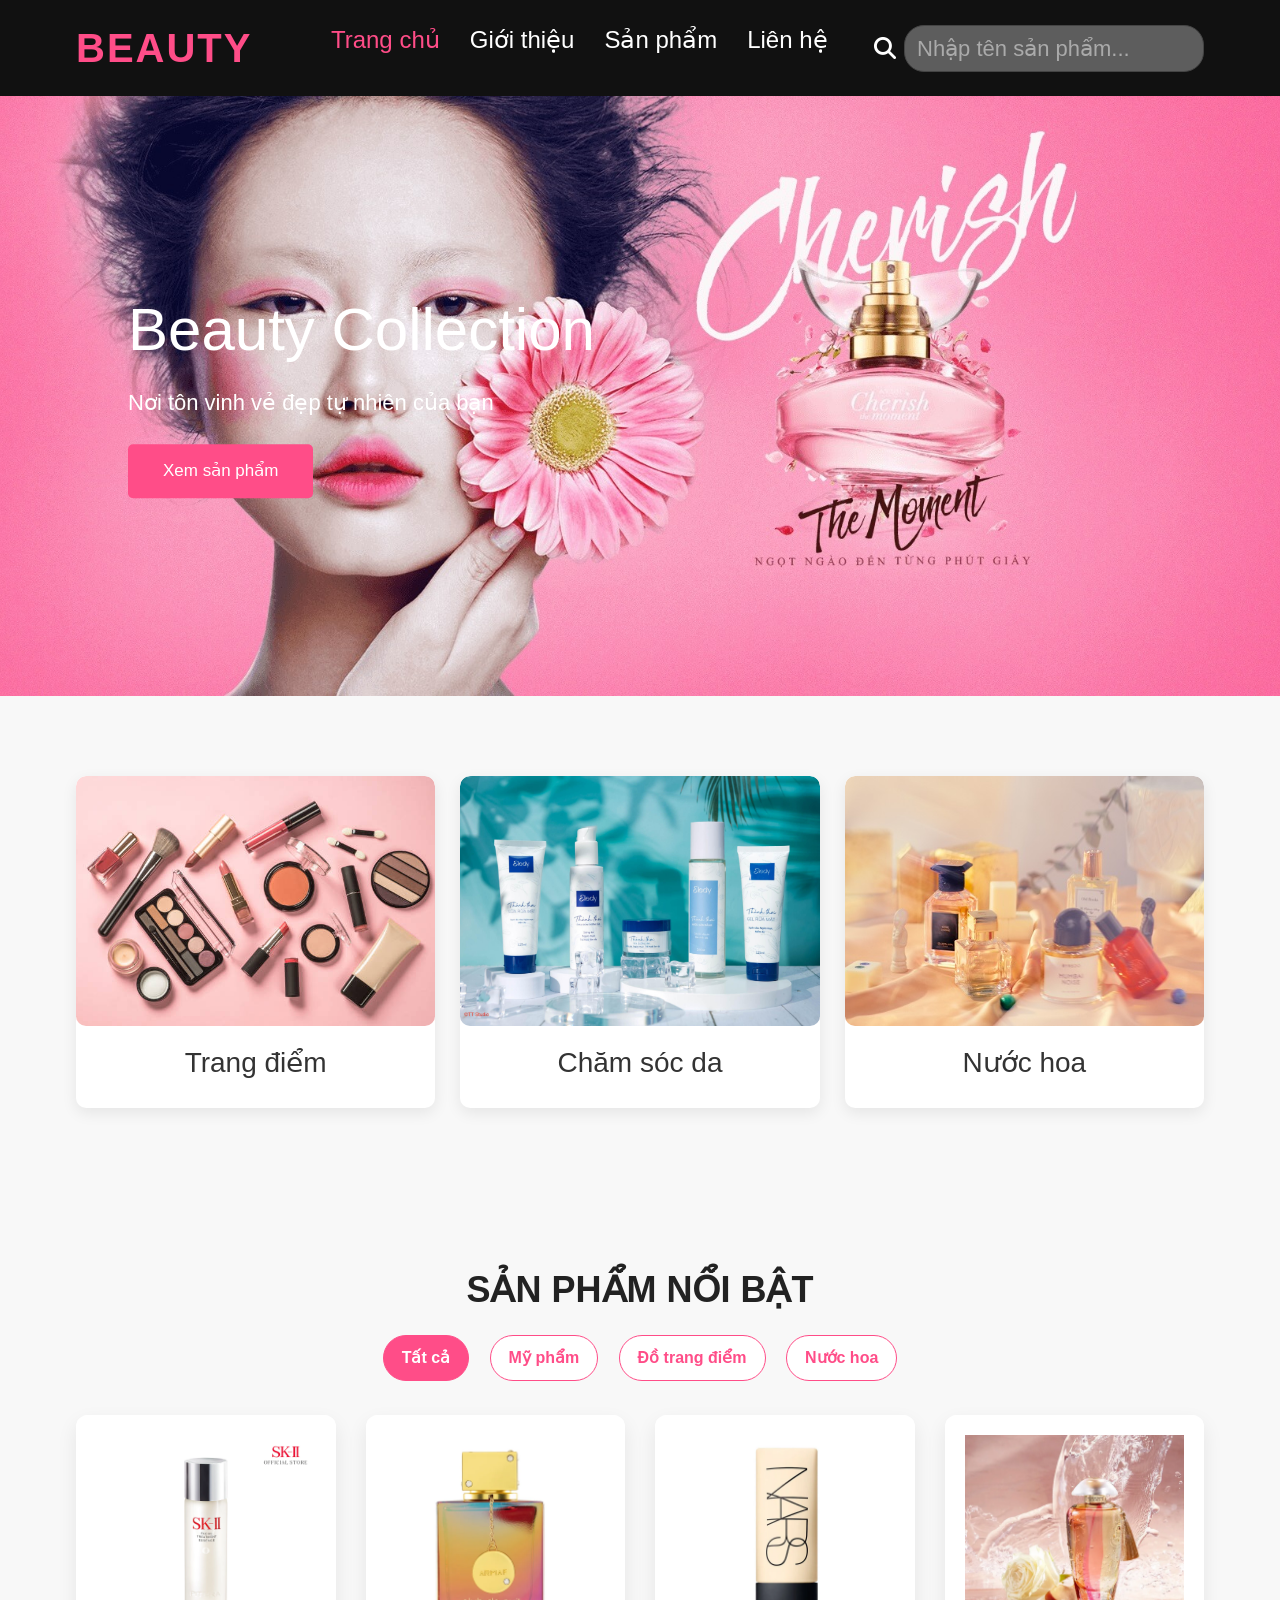
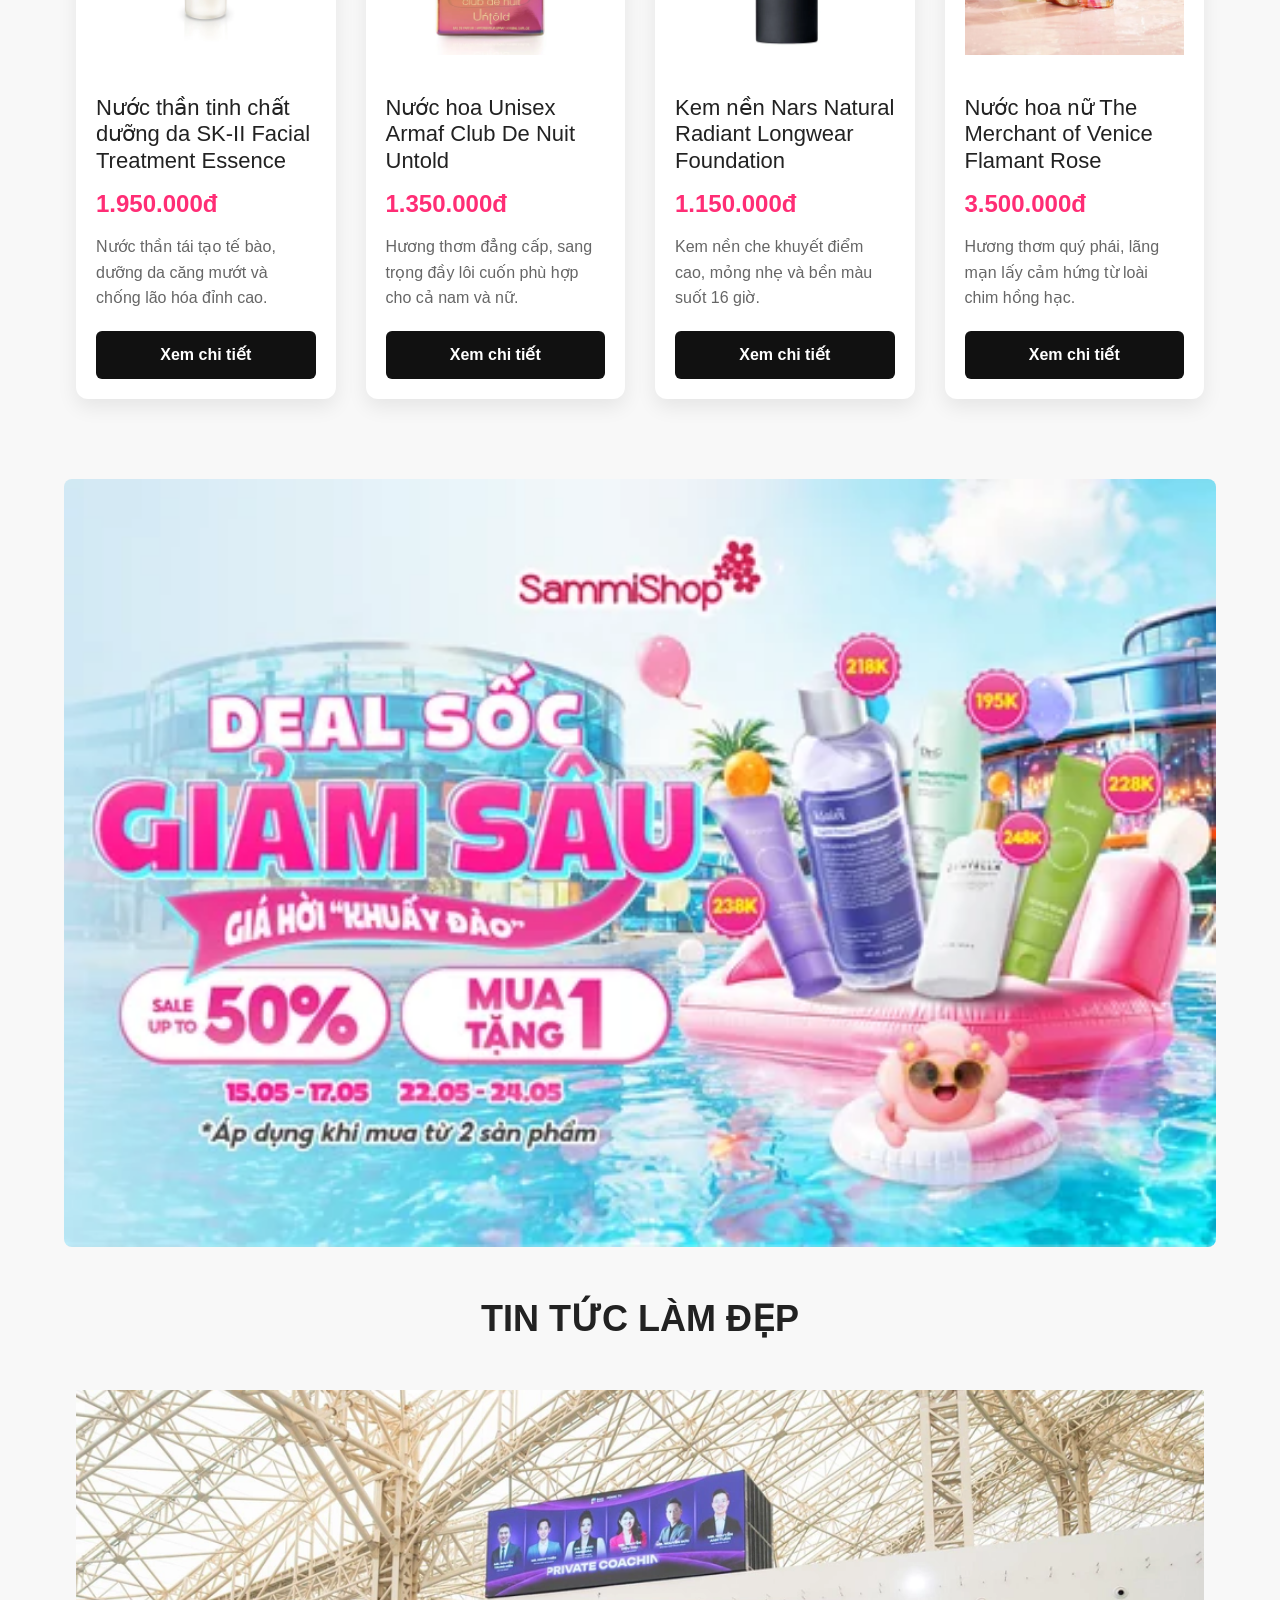
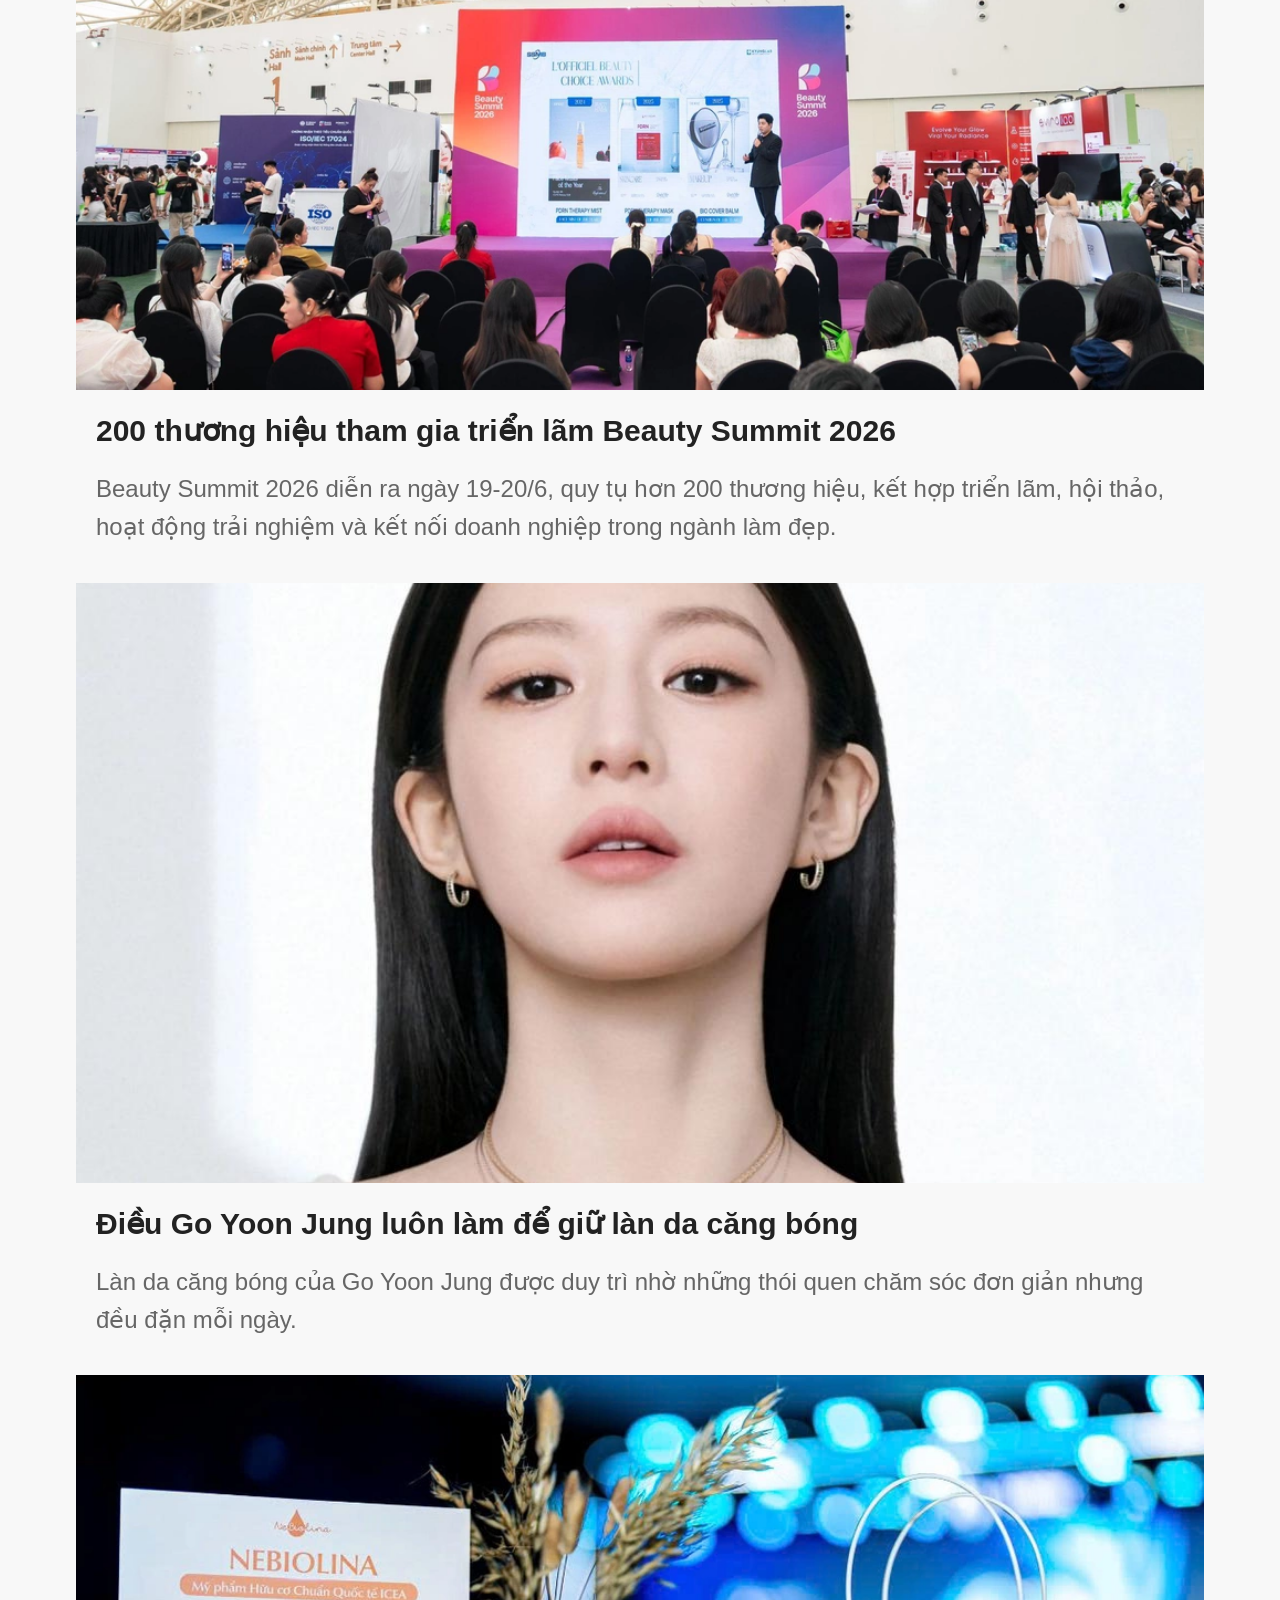
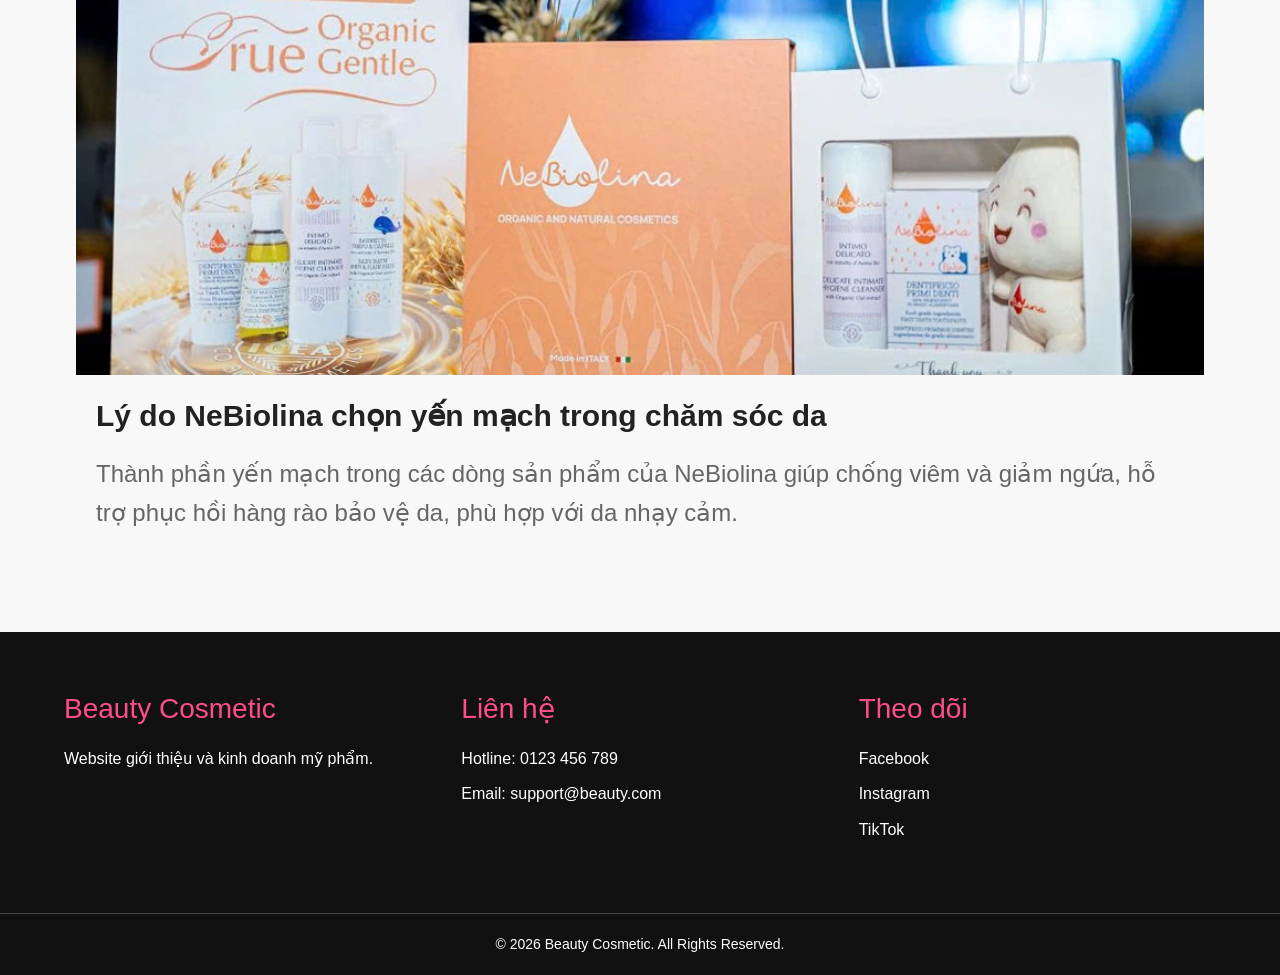
<file: index.html>
<!DOCTYPE html>
<html lang="vi">

<head>
    <meta charset="UTF-8">
    <meta name="viewport" content="width=device-width, initial-scale=1.0">
    <title>Beauty Cosmetic</title>
    <link href="https://cdn.jsdelivr.net/npm/bootstrap@5.3.3/dist/css/bootstrap.min.css" rel="stylesheet">
    <script src="https://cdn.jsdelivr.net/npm/bootstrap@5.3.3/dist/js/bootstrap.bundle.min.js"></script> 

    <link rel="stylesheet" href="css/styleindex.css">

    <link rel="stylesheet"
        href="https://cdnjs.cloudflare.com/ajax/libs/font-awesome/6.7.2/css/all.min.css">
    
        <script src="js/lib.js"></script>
</head>

<body>


    <!--================ MENU ================-->

    <header>

        <div class="container">

            <div class="logo">
                BEAUTY
            </div>

            <nav>

                <ul>

                    <li><a class="active" href="index.html">Trang chủ</a></li>

                    <li><a href="html/gioi-thieu.html" >Giới thiệu</a></li>

                    <li><a href="html/san-pham.html" >Sản phẩm</a></li>

                    <li><a href="html/lien-he.html" >Liên hệ</a></li>

                </ul>

            </nav>
                 <div class="menu-icon">

                <div class="search-box">

                     <div class="search-box">
                            <i class="fa-solid fa-magnifying-glass" id="search-btn"></i>
                            <input
                                type="text"
                                id="search-input"
                                placeholder="Nhập tên sản phẩm..."
                            >
                    </div>

              </div>

             </div>
                
        </div>

    </header>


    <!--================ BANNER ================-->

    <section class="banner">

        <!-- Banner hình ảnh-->
        <div class="banner-image">
            <img src="./assets/images/anhnen.jpg" alt="Banner">
        </div>
        <!-- Nội dung banner -->
        <div class="banner-content">

            <h1>Beauty Collection</h1>

            <p>
                Nơi tôn vinh vẻ đẹp tự nhiên của bạn
            </p>

            <button><a href="https://www.ebay.com/itm/253868419510" target="_blank">Xem sản phẩm</a></button>

        </div>

    </section>



    <!--================ DANH MỤC NỔI BẬT ================-->

    <section class="category">

        <div class="container">

            <div class="category-box">

                <div class="image-placeholder">
                    <img src ="./assets/images/anhtrangdiem.jpg" alt="Trang điểm">
                </div>

                <h3>Trang điểm</h3>

            </div>

            <div class="category-box">

                <div class="image-placeholder">
                    <img src ="./assets/images/mypham.jpg" alt="Chăm sóc da">
                </div>

                <h3>Chăm sóc da</h3>

            </div>

            <div class="category-box">

                <div class="image-placeholder">
                    <img src ="./assets/images/nuochoa.jpg" alt="Nước hoa">
                </div>

                <h3>Nước hoa</h3>

            </div>

        </div>

    </section>



    <!--================ SẢN PHẨM NỔI BẬT ================-->

    <section class="product"> 

        <h2>SẢN PHẨM NỔI BẬT</h2>
        <!-- Danh sách sản phẩm nổi bật -->
        <div class="filter-buttons">
            <button class="category-btn active" data-category="all">Tất cả</button>
            <button class="category-btn" data-category="my-pham">Mỹ phẩm</button>
            <button class="category-btn" data-category="do-trang-diem">Đồ trang điểm</button>
            <button class="category-btn" data-category="nuoc-hoa">Nước hoa</button>
        </div>

         <div class="container" id="list">

            <!-- Các sản phẩm sẽ được load vào đây bằng JavaScript -->
        </div>

    </section>
    
    <!--================ KHUYẾN MÃI ================-->

    <section class="promotion">

        <div class="promotion-image">

            <img src="./assets/images/bannerkm.jpg" alt="Khuyến mãi">

        </div>

    </section>



    <!--================ TIN TỨC ================-->

    <section class="news">

        <h2 class="new-h2">TIN TỨC LÀM ĐẸP</h2>

        <div class="container">

            <div class="news-card">

                <div class="news-image">

                    <img src="./assets/images/tintuc1.jpg" alt="Beauty Summit 2026">

                </div>

                <h3><a href="https://vnexpress.net/200-thuong-hieu-tham-gia-trien-lam-beauty-summit-2026-5088169.html" target="_blank">200 thương hiệu tham gia triển lãm Beauty Summit 2026</a></h3>

                <p>
                    Beauty Summit 2026 diễn ra ngày 19-20/6, 
                    quy tụ hơn 200 thương hiệu, kết hợp triển lãm, hội thảo,
                    hoạt động trải nghiệm và kết nối doanh nghiệp trong ngành làm đẹp.
                </p>

            </div>

            <div class="news-card">

                <div class="news-image">

                    <img src="./assets/images/tintuc2.jpg" alt="Go Yoon Jung">

                </div>

                <h3><a href="https://ngoisao.vnexpress.net/dieu-go-yoon-jung-luon-lam-de-giu-lan-da-cang-bong-5092510.html" target="_blank">Điều Go Yoon Jung luôn làm để giữ làn da căng bóng</a></h3>

                <p>
                    Làn da căng bóng của Go Yoon Jung được duy trì nhờ những thói quen chăm sóc đơn giản nhưng đều đặn mỗi ngày.
                </p>

            </div>

            <div class="news-card">

                <div class="news-image">

                    <img src="./assets/images/tintuc3.jpg" alt="NeBiolina ">

                </div>

                <h3><a href="https://ngoisao.vnexpress.net/ly-do-nebiolina-chon-yen-mach-trong-cham-soc-da-5092510.html" target="_blank">Lý do NeBiolina chọn yến mạch trong chăm sóc da</a></h3>

                <p>
                   Thành phần yến mạch trong các dòng sản phẩm của NeBiolina giúp chống viêm và giảm ngứa, hỗ trợ phục hồi hàng rào bảo vệ da, phù hợp với da nhạy cảm.
                </p>

            </div>

        </div>

    </section>



    <!--================ FOOTER ================-->

    <footer>

        <div class="container">

            <div class="footer-col">

                <h3>Beauty Cosmetic</h3>

                <p>
                    Website giới thiệu và kinh doanh mỹ phẩm.
                </p>

            </div>

            <div class="footer-col">

                <h3>Liên hệ</h3>

                <p>Hotline: 0123 456 789</p>

                <p>Email: support@beauty.com</p>

            </div>

            <div class="footer-col">

                <h3>Theo dõi</h3>

                <p>Facebook</p>

                <p>Instagram</p>

                <p>TikTok</p>

            </div>

        </div>

        <div class="copyright">

            © 2026 Beauty Cosmetic. All Rights Reserved.

        </div>

    </footer>

</body>

</html>
</file>
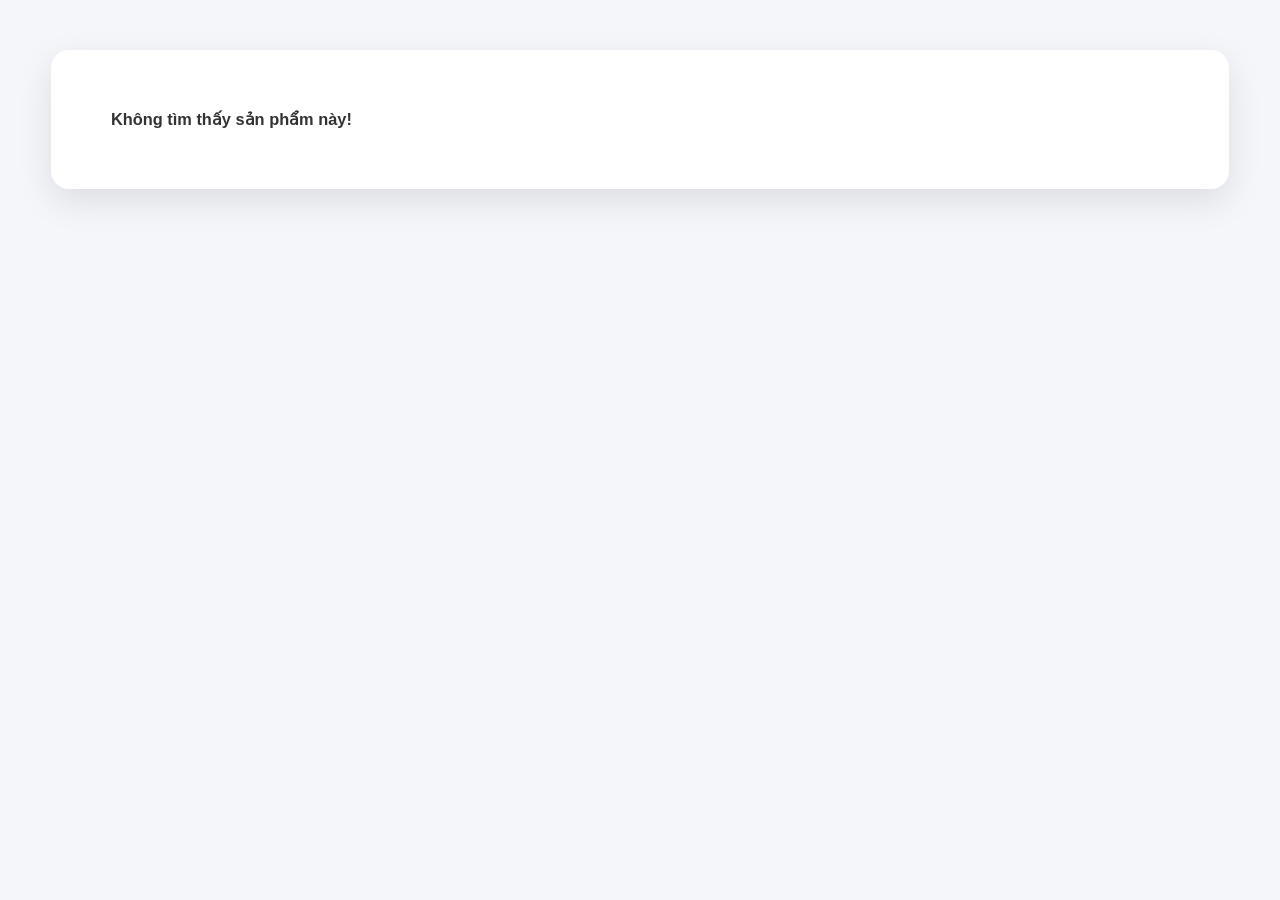
<file: html/chi-tiet.html>
<!DOCTYPE html> 
<html lang="vi">
<head>
    <title>Trang thông tin sản phẩm chi tiết</title>  
    <meta charset="utf-8"> 
    <meta name="viewport" content="width=device-width, initial-scale=1"> <!-- Rất quan trọng cho điện thoại -->
    <script src="../js/script.js"></script>
    <link rel="stylesheet" href="../css/stylechitiet.css">
</head>
    
<body>
    <div id="container"> 
        <!-- Cột 1: Hình ảnh -->
        <div class="product-image">
            <img src="" alt="" id="image">
        </div>
        
        <!-- Cột 2: Thông tin -->
        <div class="product-info">
            <h1 id="ten"></h1>
            <h2 id="gia"></h2>
            <p id="mota_dai"></p>
            
             <div class="mt-3"> <!-- Nút quay lại trang trước đó -->
                <button onclick="history.back()" class="btn-back">
                    <i class="fa-solid fa-arrow-left me-1"></i> Quay lại
                </button>
            </div>

        </div>
    </div>
    
    <script>
        async function renderProductDetail() {
            const products = await loadProductsFromJson(); /* Lấy dữ liệu sản phẩm từ file JSON */
            const urlParams = new URLSearchParams(window.location.search);
            const productId = urlParams.get('id');
            const foundProduct = products.find(obj => obj.id === productId);

            if (foundProduct) {
                document.getElementById('ten').innerHTML = foundProduct.ten;
                document.getElementById('gia').innerHTML = foundProduct.gia;
                document.getElementById('mota_dai').innerHTML = foundProduct.mota_dai;

                const imgTag = document.getElementById('image');
                imgTag.src = foundProduct.img;
                imgTag.alt = foundProduct.alt;
            } else {
                document.getElementById('container').innerHTML = "<h3>Không tìm thấy sản phẩm này!</h3>";
            }
        }

        renderProductDetail();
    </script>
</body> 
</html>
</file>
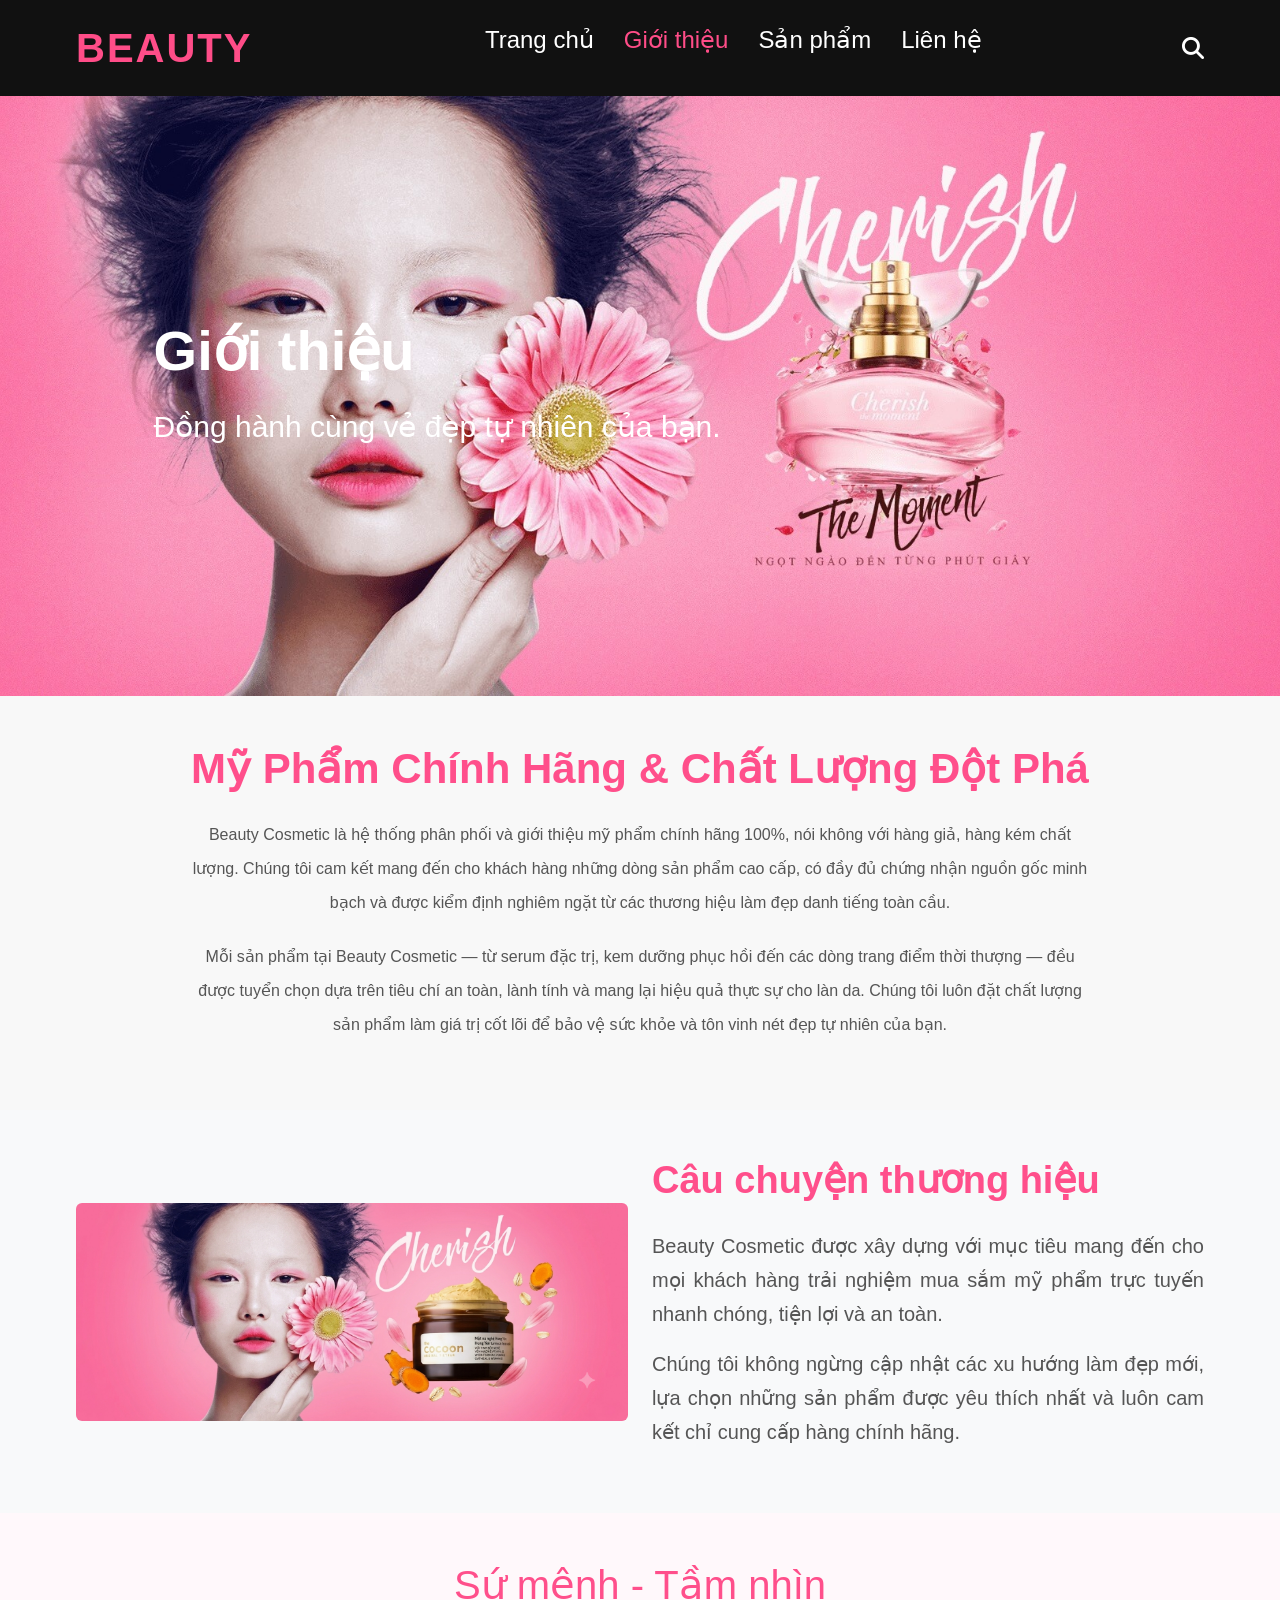
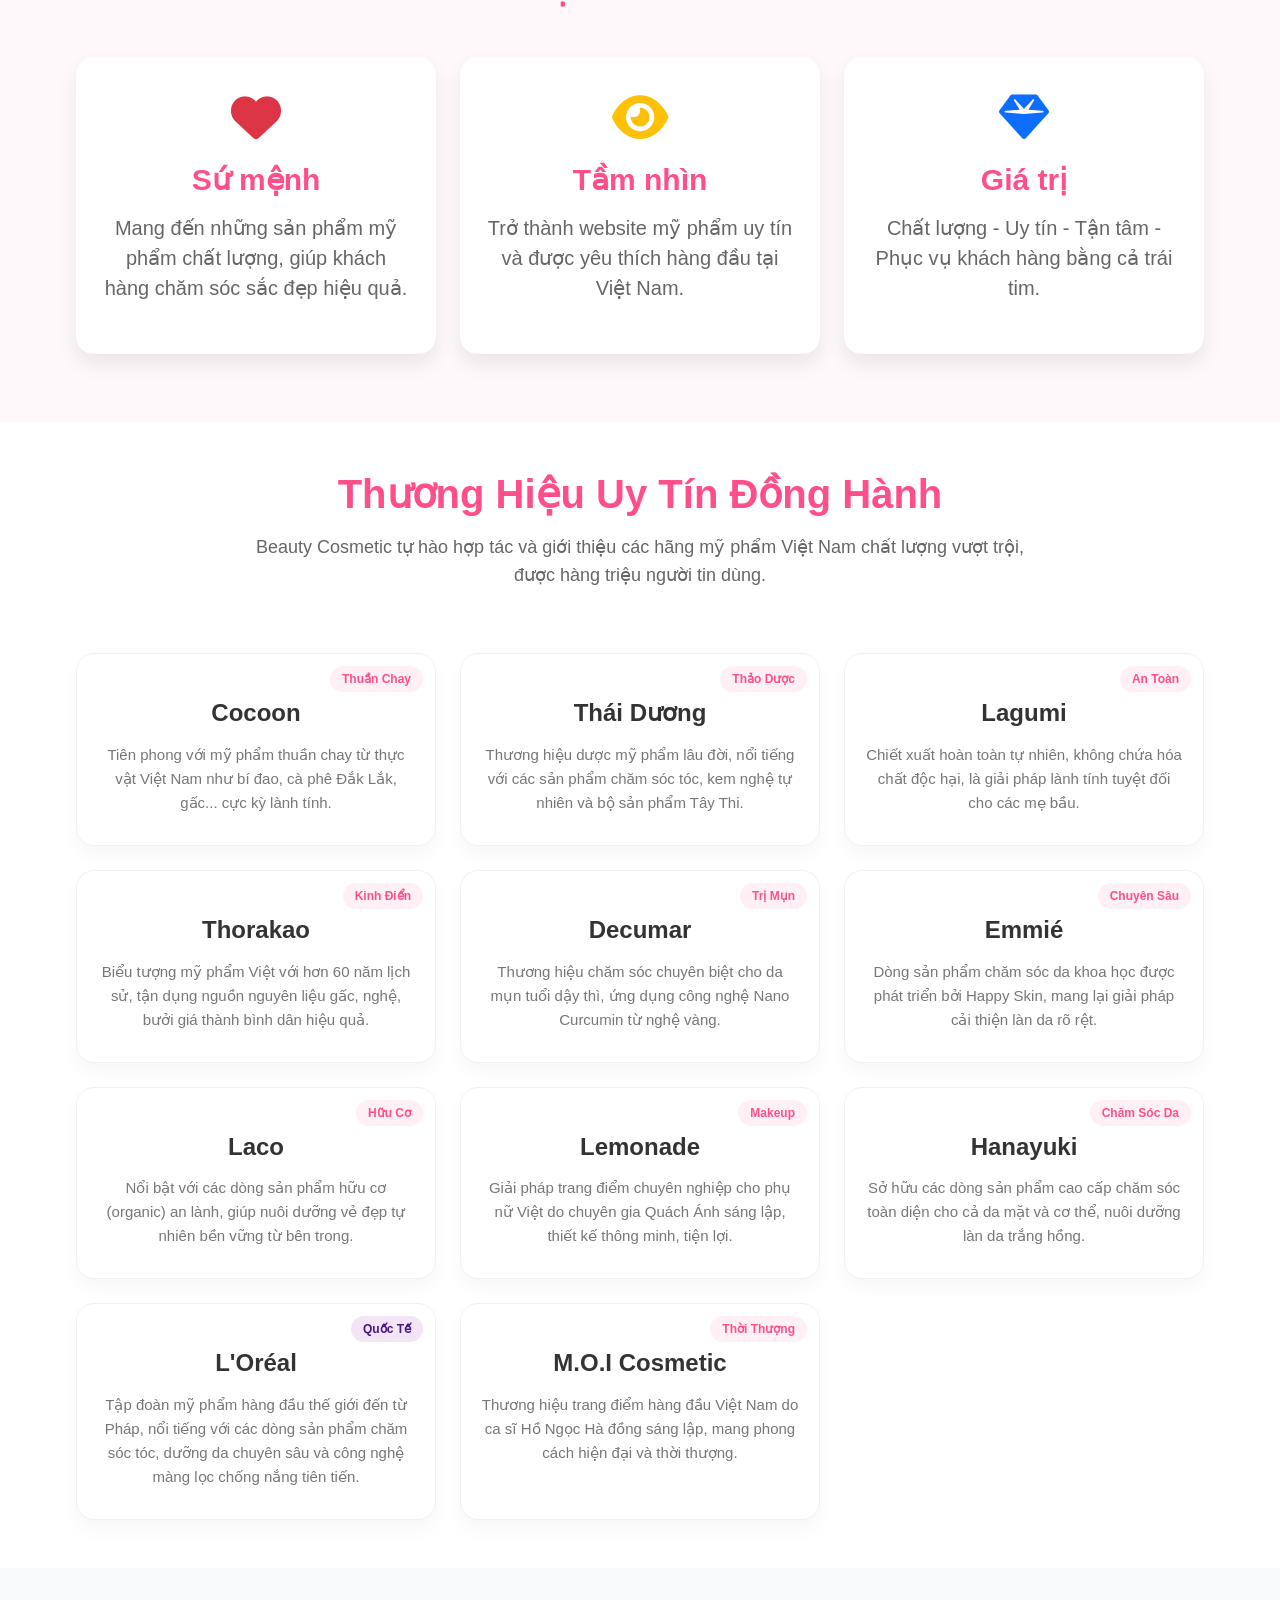
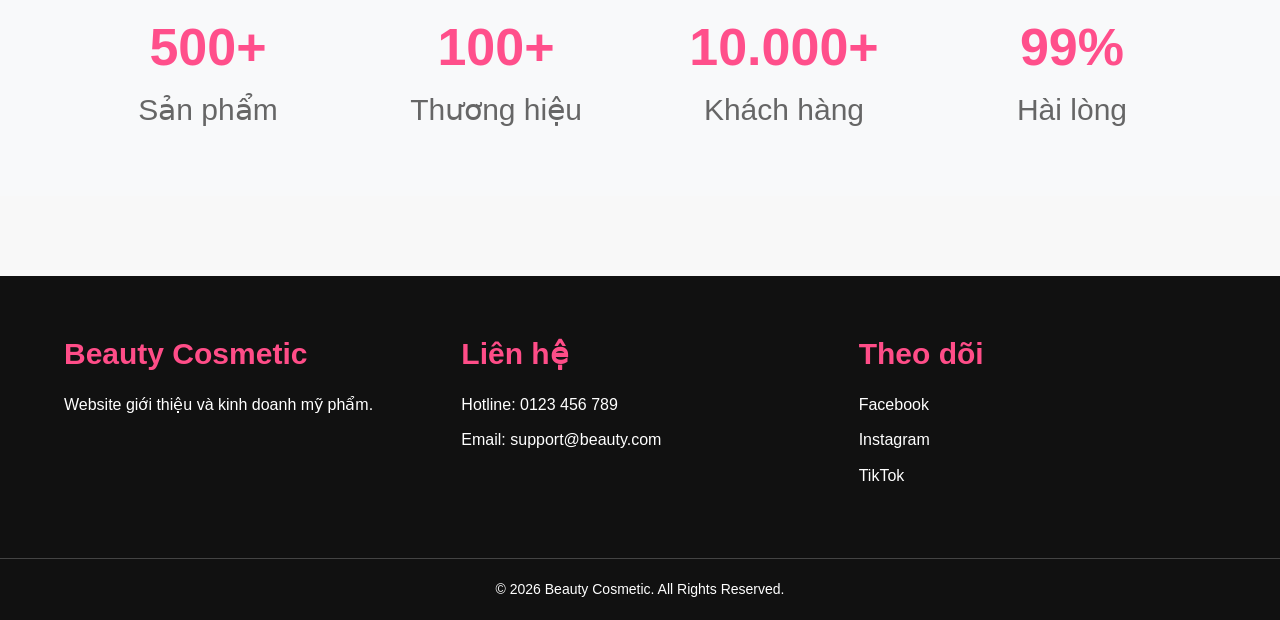
<file: html/gioi-thieu.html>
<!DOCTYPE html>
<html lang="vi">

<head>
    <meta charset="UTF-8">
    <meta name="viewport" content="width=device-width, initial-scale=1.0">

    <title>Giới thiệu | Beauty Cosmetic</title>

    <link href="https://cdn.jsdelivr.net/npm/bootstrap@5.3.3/dist/css/bootstrap.min.css" rel="stylesheet">

    <script src="https://cdn.jsdelivr.net/npm/bootstrap@5.3.3/dist/js/bootstrap.bundle.min.js"></script>

    <link rel="stylesheet" href="../css/styleindex.css">
    <link rel="stylesheet" href="../css/stylegioithieu.css">

    <link rel="stylesheet"
        href="https://cdnjs.cloudflare.com/ajax/libs/font-awesome/6.7.2/css/all.min.css">

</head>

<body>



    <!--================ MENU ================-->
    <header>
        <div class="container">
            <div class="logo">BEAUTY</div>
            <nav>
                <ul>
                    <li><a href="../index.html">Trang chủ</a></li>
                    <li><a class="active" href="gioi-thieu.html">Giới thiệu</a></li>
                    <li><a href="san-pham.html">Sản phẩm</a></li>
                    <li><a href="lien-he.html">Liên hệ</a></li>
                </ul>
            </nav>
            <div class="menu-icon">
                <i class="fa-solid fa-magnifying-glass"></i>
            </div>
        </div>
    </header>

    <!--================ BANNER ================-->
    <section class="banner">
        <div class="banner-image">
            <img src="../assets/images/anhnen.jpg" alt="Beauty Cosmetic">
        </div>
        <div class="banner-content">
            <h1>Giới thiệu</h1>
            <p>Đồng hành cùng vẻ đẹp tự nhiên của bạn.</p>
        </div>
    </section>

    <!--================ GIỚI THIỆU ================-->
    <section class="about py-5">
        <div class="container">
            <h2 class="text-center mb-4">Mỹ Phẩm Chính Hãng & Chất Lượng Đột Phá</h2>
            <p class="text-center">
                Beauty Cosmetic là hệ thống phân phối và giới thiệu mỹ phẩm chính hãng 100%, nói không với hàng giả, hàng kém chất lượng. Chúng tôi cam kết mang đến cho khách hàng những dòng sản phẩm cao cấp, có đầy đủ chứng nhận nguồn gốc minh bạch và được kiểm định nghiêm ngặt từ các thương hiệu làm đẹp danh tiếng toàn cầu.
            </p>
            <p class="text-center">
                Mỗi sản phẩm tại Beauty Cosmetic — từ serum đặc trị, kem dưỡng phục hồi đến các dòng trang điểm thời thượng — đều được tuyển chọn dựa trên tiêu chí an toàn, lành tính và mang lại hiệu quả thực sự cho làn da. Chúng tôi luôn đặt chất lượng sản phẩm làm giá trị cốt lõi để bảo vệ sức khỏe và tôn vinh nét đẹp tự nhiên của bạn.
            </p>
        </div>
    </section>

    <!--================ CÂU CHUYỆN ================-->
    <section class="story py-5 bg-light">
        <div class="container">
            <div class="row align-items-center">
                <div class="col-md-6">
                    <img src="../assets/images/banner.jpg" class="img-fluid rounded" alt="Beauty Cosmetic">
                </div>
                <div class="col-md-6">
                    <h2>Câu chuyện thương hiệu</h2>
                    <p>
                        Beauty Cosmetic được xây dựng với mục tiêu mang đến cho mọi khách hàng trải nghiệm mua sắm mỹ phẩm trực tuyến nhanh chóng, tiện lợi và an toàn.
                    </p>
                    <p>
                        Chúng tôi không ngừng cập nhật các xu hướng làm đẹp mới, lựa chọn những sản phẩm được yêu thích nhất và luôn cam kết chỉ cung cấp hàng chính hãng.
                    </p>
                </div>
            </div>
        </div>
    </section>

    <!--================ SỨ MỆNH ================-->
    <section class="mission py-5">
        <div class="container">
            <h2 class="text-center mb-5">Sứ mệnh - Tầm nhìn</h2>
            <div class="row text-center">
                <div class="col-md-4">
                    <div class="box">
                        <i class="fa-solid fa-heart text-danger"></i>
                        <h3>Sứ mệnh</h3>
                        <p>Mang đến những sản phẩm mỹ phẩm chất lượng, giúp khách hàng chăm sóc sắc đẹp hiệu quả.</p>
                    </div>
                </div>
                <div class="col-md-4">
                    <div class="box">
                        <i class="fa-solid fa-eye text-warning"></i>
                        <h3>Tầm nhìn</h3>
                        <p>Trở thành website mỹ phẩm uy tín và được yêu thích hàng đầu tại Việt Nam.</p>
                    </div>
                </div>
                <div class="col-md-4">
                    <div class="box">
                        <i class="fa-solid fa-gem text-primary"></i>
                        <h3>Giá trị</h3>
                        <p>Chất lượng - Uy tín - Tận tâm - Phục vụ khách hàng bằng cả trái tim.</p>
                    </div>
                </div>
            </div>
        </div>
    </section>

    <!--================ THƯƠNG HIỆU ĐỒNG HÀNH (MỚI THÊM) ================-->
    <section class="top-brands py-5">
        <div class="container">
            <h2 class="text-center brand-title">Thương Hiệu Uy Tín Đồng Hành</h2>
            <p class="text-center brand-subtitle">Beauty Cosmetic tự hào hợp tác và giới thiệu các hãng mỹ phẩm Việt Nam chất lượng vượt trội, được hàng triệu người tin dùng.</p>
            
                    
                    
                <div class="row g-4 mt-2">
                <!-- Brand cocoon -->
                    <div class="col-md-4 col-sm-6">
                        <div class="brand-card text-center">
                            <div class="brand-badge">Thuần Chay</div>
                            <h4 class="brand-name">Cocoon</h4>
                            <p class="brand-desc">Tiên phong với mỹ phẩm thuần chay từ thực vật Việt Nam như bí đao, cà phê Đắk Lắk, gấc... cực kỳ lành tính.</p>
                        </div>
                    </div>
                <!-- Brand Thái Dương -->
                <div class="col-md-4 col-sm-6">
                    <div class="brand-card text-center">
                        <div class="brand-badge">Thảo Dược</div>
                        <h4 class="brand-name">Thái Dương</h4>
                        <p class="brand-desc">Thương hiệu dược mỹ phẩm lâu đời, nổi tiếng với các sản phẩm chăm sóc tóc, kem nghệ tự nhiên và bộ sản phẩm Tây Thi.</p>
                    </div>
                </div>
                <!-- Brand Lagumi -->
                <div class="col-md-4 col-sm-6">
                    <div class="brand-card text-center">
                        <div class="brand-badge">An Toàn</div>
                        <h4 class="brand-name">Lagumi</h4>
                        <p class="brand-desc">Chiết xuất hoàn toàn tự nhiên, không chứa hóa chất độc hại, là giải pháp lành tính tuyệt đối cho các mẹ bầu.</p>
                    </div>
                </div>
                <!-- Brand Thorakao -->
                <div class="col-md-4 col-sm-6">
                    <div class="brand-card text-center">
                        <div class="brand-badge">Kinh Điển</div>
                        <h4 class="brand-name">Thorakao</h4>
                        <p class="brand-desc">Biểu tượng mỹ phẩm Việt với hơn 60 năm lịch sử, tận dụng nguồn nguyên liệu gấc, nghệ, bưởi giá thành bình dân hiệu quả.</p>
                    </div>
                </div>
                <!-- Brand Decumar -->
                <div class="col-md-4 col-sm-6">
                    <div class="brand-card text-center">
                        <div class="brand-badge">Trị Mụn</div>
                        <h4 class="brand-name">Decumar</h4>
                        <p class="brand-desc">Thương hiệu chăm sóc chuyên biệt cho da mụn tuổi dậy thì, ứng dụng công nghệ Nano Curcumin từ nghệ vàng.</p>
                    </div>
                </div>
                <!-- Brand Emmié -->
                <div class="col-md-4 col-sm-6">
                    <div class="brand-card text-center">
                        <div class="brand-badge">Chuyên Sâu</div>
                        <h4 class="brand-name">Emmié</h4>
                        <p class="brand-desc">Dòng sản phẩm chăm sóc da khoa học được phát triển bởi Happy Skin, mang lại giải pháp cải thiện làn da rõ rệt.</p>
                    </div>
                </div>
                <!-- Brand Laco -->
                <div class="col-md-4 col-sm-6">
                    <div class="brand-card text-center">
                        <div class="brand-badge">Hữu Cơ</div>
                        <h4 class="brand-name">Laco</h4>
                        <p class="brand-desc">Nổi bật với các dòng sản phẩm hữu cơ (organic) an lành, giúp nuôi dưỡng vẻ đẹp tự nhiên bền vững từ bên trong.</p>
                    </div>
                </div>
                <!-- Brand Lemonade -->
                <div class="col-md-4 col-sm-6">
                    <div class="brand-card text-center">
                        <div class="brand-badge">Makeup</div>
                        <h4 class="brand-name">Lemonade</h4>
                        <p class="brand-desc">Giải pháp trang điểm chuyên nghiệp cho phụ nữ Việt do chuyên gia Quách Ánh sáng lập, thiết kế thông minh, tiện lợi.</p>
                    </div>
                </div>
                <!-- Brand Hanayuki -->
                <div class="col-md-4 col-sm-6">
                    <div class="brand-card text-center">
                        <div class="brand-badge">Chăm Sóc Da</div>
                        <h4 class="brand-name">Hanayuki</h4>
                        <p class="brand-desc">Sở hữu các dòng sản phẩm cao cấp chăm sóc toàn diện cho cả da mặt và cơ thể, nuôi dưỡng làn da trắng hồng.</p>
                    </div>
                </div>
               
                 <!-- Brand L'Oréal -->
                <div class="col-md-4 col-sm-6">
                    <div class="brand-card text-center">
                        <div class="brand-badge" style="background: #f3e5f5; color: #4a148c;">Quốc Tế</div>
                        <h4 class="brand-name">L'Oréal</h4>
                        <p class="brand-desc">Tập đoàn mỹ phẩm hàng đầu thế giới đến từ Pháp, nổi tiếng với các dòng sản phẩm chăm sóc tóc, dưỡng da chuyên sâu và công nghệ màng lọc chống nắng tiên tiến.</p>
                    </div>
                </div>
            
                <!-- Brand M.O.I Cosmetic -->
               <div class="col-md-4 col-sm-6">
                    <!-- offset-md-4 dùng để căn giữa card thứ 10 ở dòng cuối -->
                    <div class="brand-card text-center">
                        <div class="brand-badge">Thời Thượng</div>
                        <h4 class="brand-name">M.O.I Cosmetic</h4>
                        <p class="brand-desc">Thương hiệu trang điểm hàng đầu Việt Nam do ca sĩ Hồ Ngọc Hà đồng sáng lập, mang phong cách hiện đại và thời thượng.</p>
                    </div>
                </div>
            </div>
        </div>
    </section>

    <!--================ THỐNG KÊ ================-->
    <section class="statistics py-5 bg-light">
        <div class="container">
            <div class="row text-center">
                <div class="col-md-3">
                    <h2 class="number">500+</h2>
                    <p>Sản phẩm</p>
                </div>
                <div class="col-md-3">
                    <h2 class="number">100+</h2>
                    <p>Thương hiệu</p>
                </div>
                <div class="col-md-3">
                    <h2 class="number">10.000+</h2>
                    <p>Khách hàng</p>
                </div>
                <div class="col-md-3">
                    <h2 class="number">99%</h2>
                    <p>Hài lòng</p>
                </div>
            </div>
        </div>
    </section>

    <!--================ FOOTER ================-->
    <footer>
        <div class="container">
            <div class="footer-col">
                <h3>Beauty Cosmetic</h3>
                <p>Website giới thiệu và kinh doanh mỹ phẩm.</p>
            </div>
            <div class="footer-col">
                <h3>Liên hệ</h3>
                <p>Hotline: 0123 456 789</p>
                <p>Email: support@beauty.com</p>
            </div>
            <div class="footer-col">
                <h3>Theo dõi</h3>
                <p>Facebook</p>
                <p>Instagram</p>
                <p>TikTok</p>
            </div>
        </div>
        <div class="copyright">
            © 2026 Beauty Cosmetic. All Rights Reserved.
        </div>
    </footer>

</body>
</html>
</file>
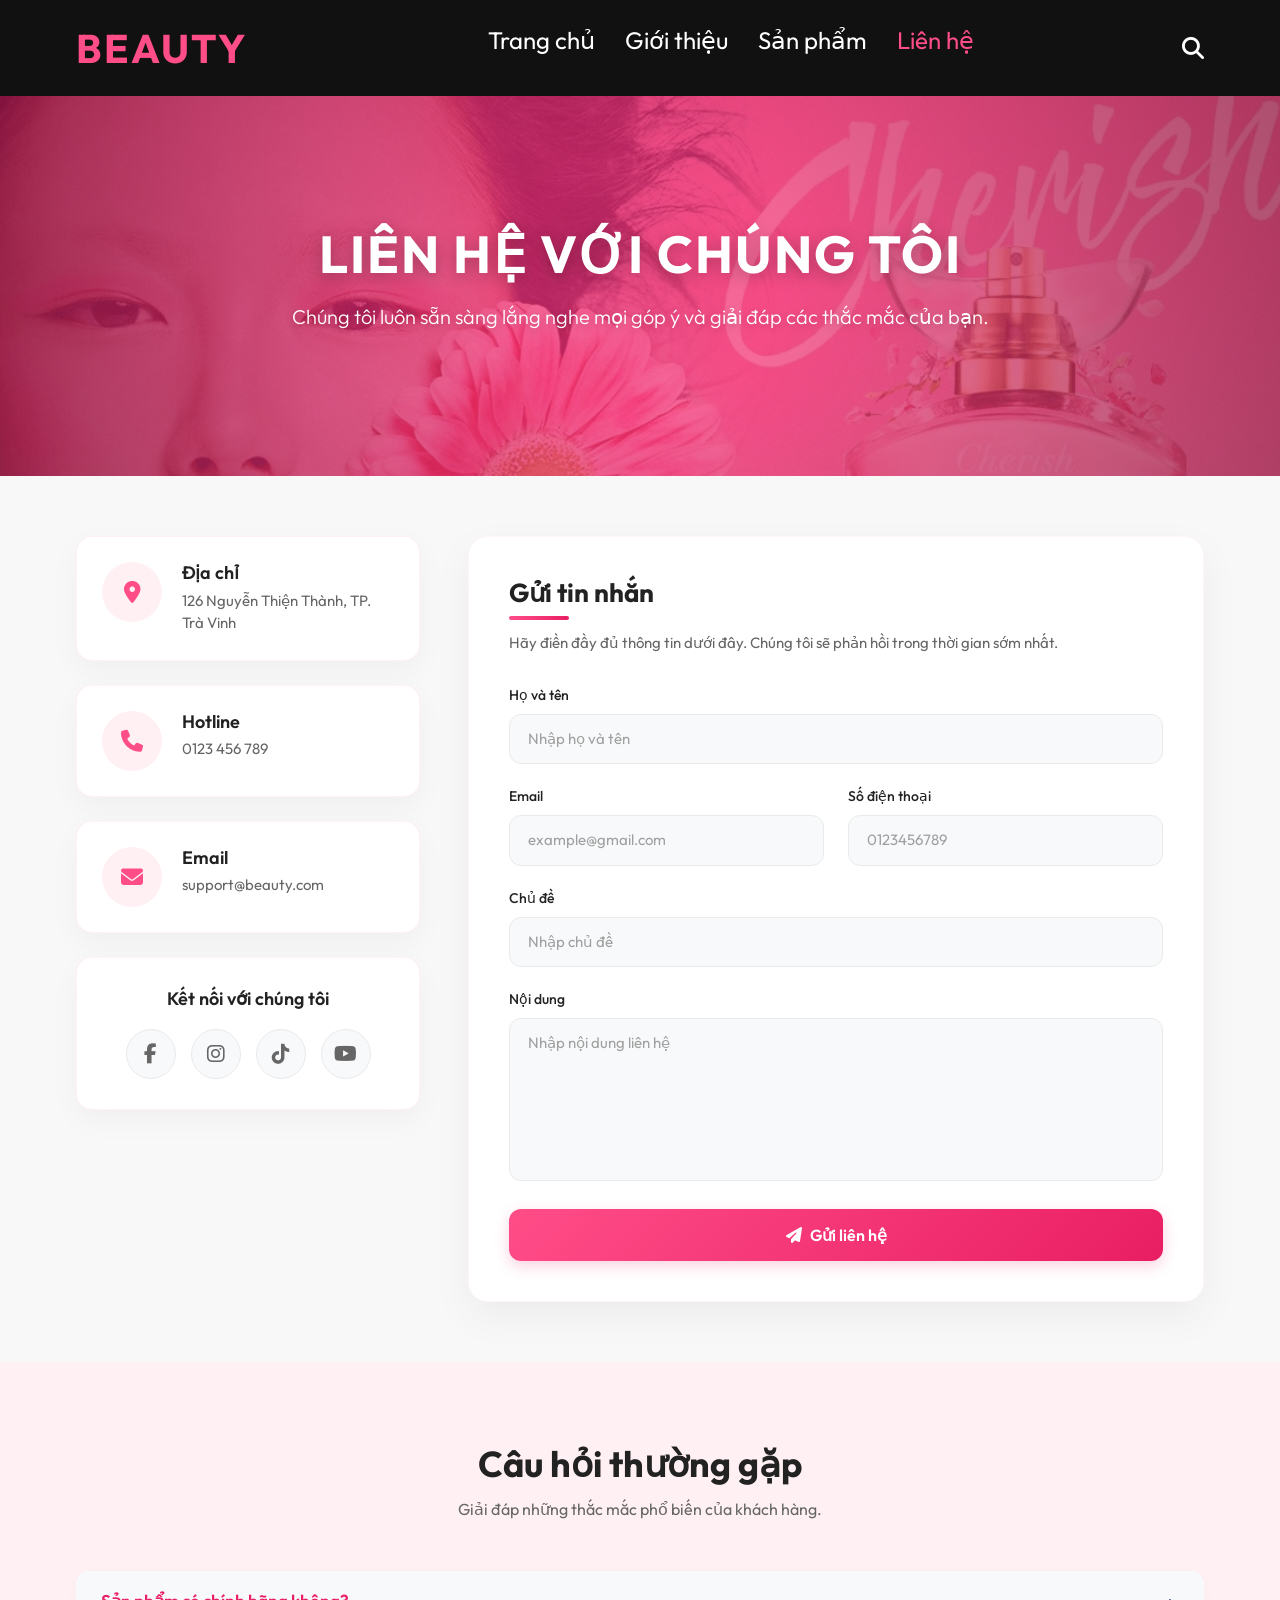
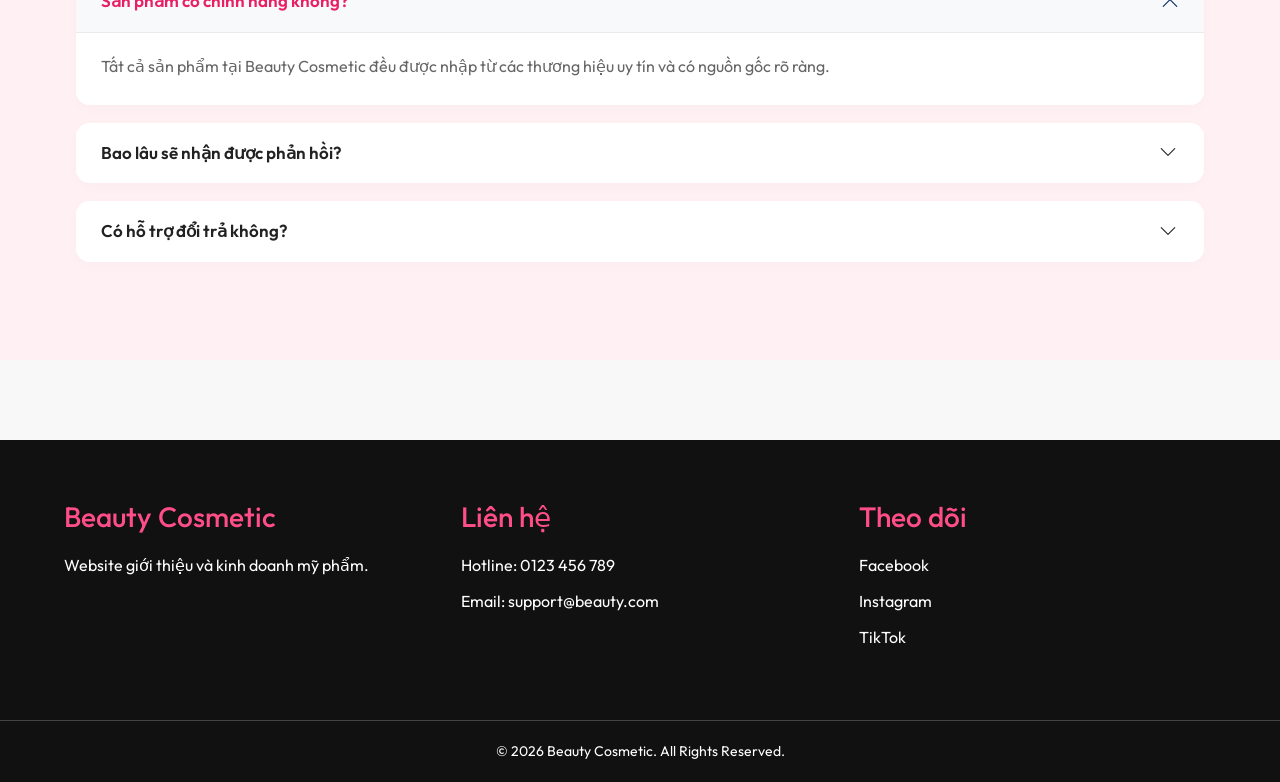
<file: html/lien-he.html>
<!DOCTYPE html>
<html lang="vi">

<head>
    <meta charset="UTF-8">
    <meta name="viewport" content="width=device-width, initial-scale=1.0">
    <title>Liên hệ | Beauty Cosmetic</title>

    <link href="https://cdn.jsdelivr.net/npm/bootstrap@5.3.3/dist/css/bootstrap.min.css" rel="stylesheet">
    <script src="https://cdn.jsdelivr.net/npm/bootstrap@5.3.3/dist/js/bootstrap.bundle.min.js"></script>

    <link rel="stylesheet" href="../css/styleindex.css">
    <link rel="stylesheet" href="../css/stylelienhe.css">

    <link rel="stylesheet"
        href="https://cdnjs.cloudflare.com/ajax/libs/font-awesome/6.7.2/css/all.min.css">

    <script defer src="../js/contact.js"></script>
</head>

<body>

    

    <!--================ MENU ================-->

    <header>

        <div class="container">

            <div class="logo">
                BEAUTY
            </div>

            <nav>

                <ul>

                    <li><a href="../index.html">Trang chủ</a></li>

                    <li><a href="gioi-thieu.html">Giới thiệu</a></li>

                    <li><a href="san-pham.html">Sản phẩm</a></li>

                    <li><a class="active" href="lien-he.html">Liên hệ</a></li>

                </ul>

            </nav>

            <div class="menu-icon">

                
                <i class="fa-solid fa-magnifying-glass"></i>

            </div>

        </div>

    </header>

    <!--================ BANNER ================-->

    <section class="contact-banner">
        <div class="contact-banner-content">
            <h1>Liên hệ với chúng tôi</h1>
            <p>
                Chúng tôi luôn sẵn sàng lắng nghe mọi góp ý và giải đáp các thắc mắc của bạn.
            </p>
        </div>
    </section>

    <!--================ CONTACT ================-->

    <section class="contact-section">

        <div class="container">

            <div class="row g-5">

                <!-- LEFT -->

                <div class="col-lg-4">

                    <div class="info-card">
                        <div class="info-icon-wrapper">
                            <i class="fa-solid fa-location-dot"></i>
                        </div>

                        <div class="info-content">
                            <h4>Địa chỉ</h4>
                            <p>126 Nguyễn Thiện Thành, TP. Trà Vinh</p>
                        </div>
                    </div>

                    <div class="info-card">
                        <div class="info-icon-wrapper">
                            <i class="fa-solid fa-phone"></i>
                        </div>

                        <div class="info-content">
                            <h4>Hotline</h4>
                            <p>0123 456 789</p>
                        </div>
                    </div>

                    <div class="info-card">
                        <div class="info-icon-wrapper">
                            <i class="fa-solid fa-envelope"></i>
                        </div>

                        <div class="info-content">
                            <h4>Email</h4>
                            <p>support@beauty.com</p>
                        </div>
                    </div>

                    <div class="social-connect-card">

                        <h4>Kết nối với chúng tôi</h4>

                        <div class="social-links-grid">

                            <a href="#" class="social-btn facebook">
                                <i class="fab fa-facebook-f"></i>
                            </a>

                            <a href="#" class="social-btn instagram">
                                <i class="fab fa-instagram"></i>
                            </a>

                            <a href="#" class="social-btn tiktok">
                                <i class="fab fa-tiktok"></i>
                            </a>

                            <a href="#" class="social-btn youtube">
                                <i class="fab fa-youtube"></i>
                            </a>

                        </div>

                    </div>

                </div>

                <!-- RIGHT -->

                <div class="col-lg-8">

                    <div class="contact-form-card">

                        <h3>Gửi tin nhắn</h3>

                        <p class="subtitle">
                            Hãy điền đầy đủ thông tin dưới đây. Chúng tôi sẽ phản hồi trong thời gian sớm nhất.
                        </p>

                        <form id="contactForm">

                            <div class="form-group-custom">

                                <label>Họ và tên</label>

                                <input
                                    type="text"
                                    id="fullName"
                                    class="form-control-custom"
                                    placeholder="Nhập họ và tên">

                                <div class="error-feedback"></div>

                            </div>

                            <div class="row">

                                <div class="col-md-6">

                                    <div class="form-group-custom">

                                        <label>Email</label>

                                        <input
                                            type="email"
                                            id="email"
                                            class="form-control-custom"
                                            placeholder="example@gmail.com">

                                        <div class="error-feedback"></div>

                                    </div>

                                </div>

                                <div class="col-md-6">

                                    <div class="form-group-custom">

                                        <label>Số điện thoại</label>

                                        <input
                                            type="text"
                                            id="phone"
                                            class="form-control-custom"
                                            placeholder="0123456789">

                                        <div class="error-feedback"></div>

                                    </div>

                                </div>

                            </div>

                            <div class="form-group-custom">

                                <label>Chủ đề</label>

                                <input
                                    type="text"
                                    id="subject"
                                    class="form-control-custom"
                                    placeholder="Nhập chủ đề">

                                <div class="error-feedback"></div>

                            </div>

                            <div class="form-group-custom">

                                <label>Nội dung</label>

                                <textarea
                                    id="message"
                                    rows="6"
                                    class="form-control-custom"
                                    placeholder="Nhập nội dung liên hệ"></textarea>

                                <div class="error-feedback"></div>

                            </div>

                            <button class="btn-submit-pink" type="submit">
                                <i class="fa-solid fa-paper-plane"></i>
                                Gửi liên hệ
                            </button>

                        </form>

                    </div>

                </div>

            </div>

        </div>

    </section>

    <!--================ FAQ ================-->

    <section class="faq-section">

        <div class="container">

            <div class="faq-title">

                <h2>Câu hỏi thường gặp</h2>

                <p>Giải đáp những thắc mắc phổ biến của khách hàng.</p>

            </div>

            <div class="accordion faq-accordion" id="faqAccordion">

                <div class="accordion-item">

                    <h2 class="accordion-header">

                        <button class="accordion-button" data-bs-toggle="collapse" data-bs-target="#faq1">
                            Sản phẩm có chính hãng không?
                        </button>

                    </h2>

                    <div id="faq1" class="accordion-collapse collapse show" data-bs-parent="#faqAccordion">

                        <div class="accordion-body">
                            Tất cả sản phẩm tại Beauty Cosmetic đều được nhập từ các thương hiệu uy tín và có nguồn gốc rõ ràng.
                        </div>

                    </div>

                </div>

                <div class="accordion-item">

                    <h2 class="accordion-header">

                        <button class="accordion-button collapsed" data-bs-toggle="collapse" data-bs-target="#faq2">
                            Bao lâu sẽ nhận được phản hồi?
                        </button>

                    </h2>

                    <div id="faq2" class="accordion-collapse collapse" data-bs-parent="#faqAccordion">

                        <div class="accordion-body">
                            Chúng tôi sẽ phản hồi email hoặc điện thoại của bạn trong vòng 24 giờ làm việc.
                        </div>

                    </div>

                </div>

                <div class="accordion-item">

                    <h2 class="accordion-header">

                        <button class="accordion-button collapsed" data-bs-toggle="collapse" data-bs-target="#faq3">
                            Có hỗ trợ đổi trả không?
                        </button>

                    </h2>

                    <div id="faq3" class="accordion-collapse collapse" data-bs-parent="#faqAccordion">

                        <div class="accordion-body">
                            Có. Beauty Cosmetic hỗ trợ đổi trả theo chính sách hiện hành đối với các sản phẩm đủ điều kiện.
                        </div>

                    </div>

                </div>

            </div>

        </div>

    </section>

    <!--================ FOOTER ================-->

    <footer>

        <div class="container">

            <div class="footer-col">

                <h3>Beauty Cosmetic</h3>

                <p>Website giới thiệu và kinh doanh mỹ phẩm.</p>

            </div>

            <div class="footer-col">

                <h3>Liên hệ</h3>

                <p>Hotline: 0123 456 789</p>

                <p>Email: support@beauty.com</p>

            </div>

            <div class="footer-col">

                <h3>Theo dõi</h3>

                <p>Facebook</p>

                <p>Instagram</p>

                <p>TikTok</p>

            </div>

        </div>

        <div class="copyright">

            © 2026 Beauty Cosmetic. All Rights Reserved.

        </div>

    </footer>

</body>

</html>
</file>
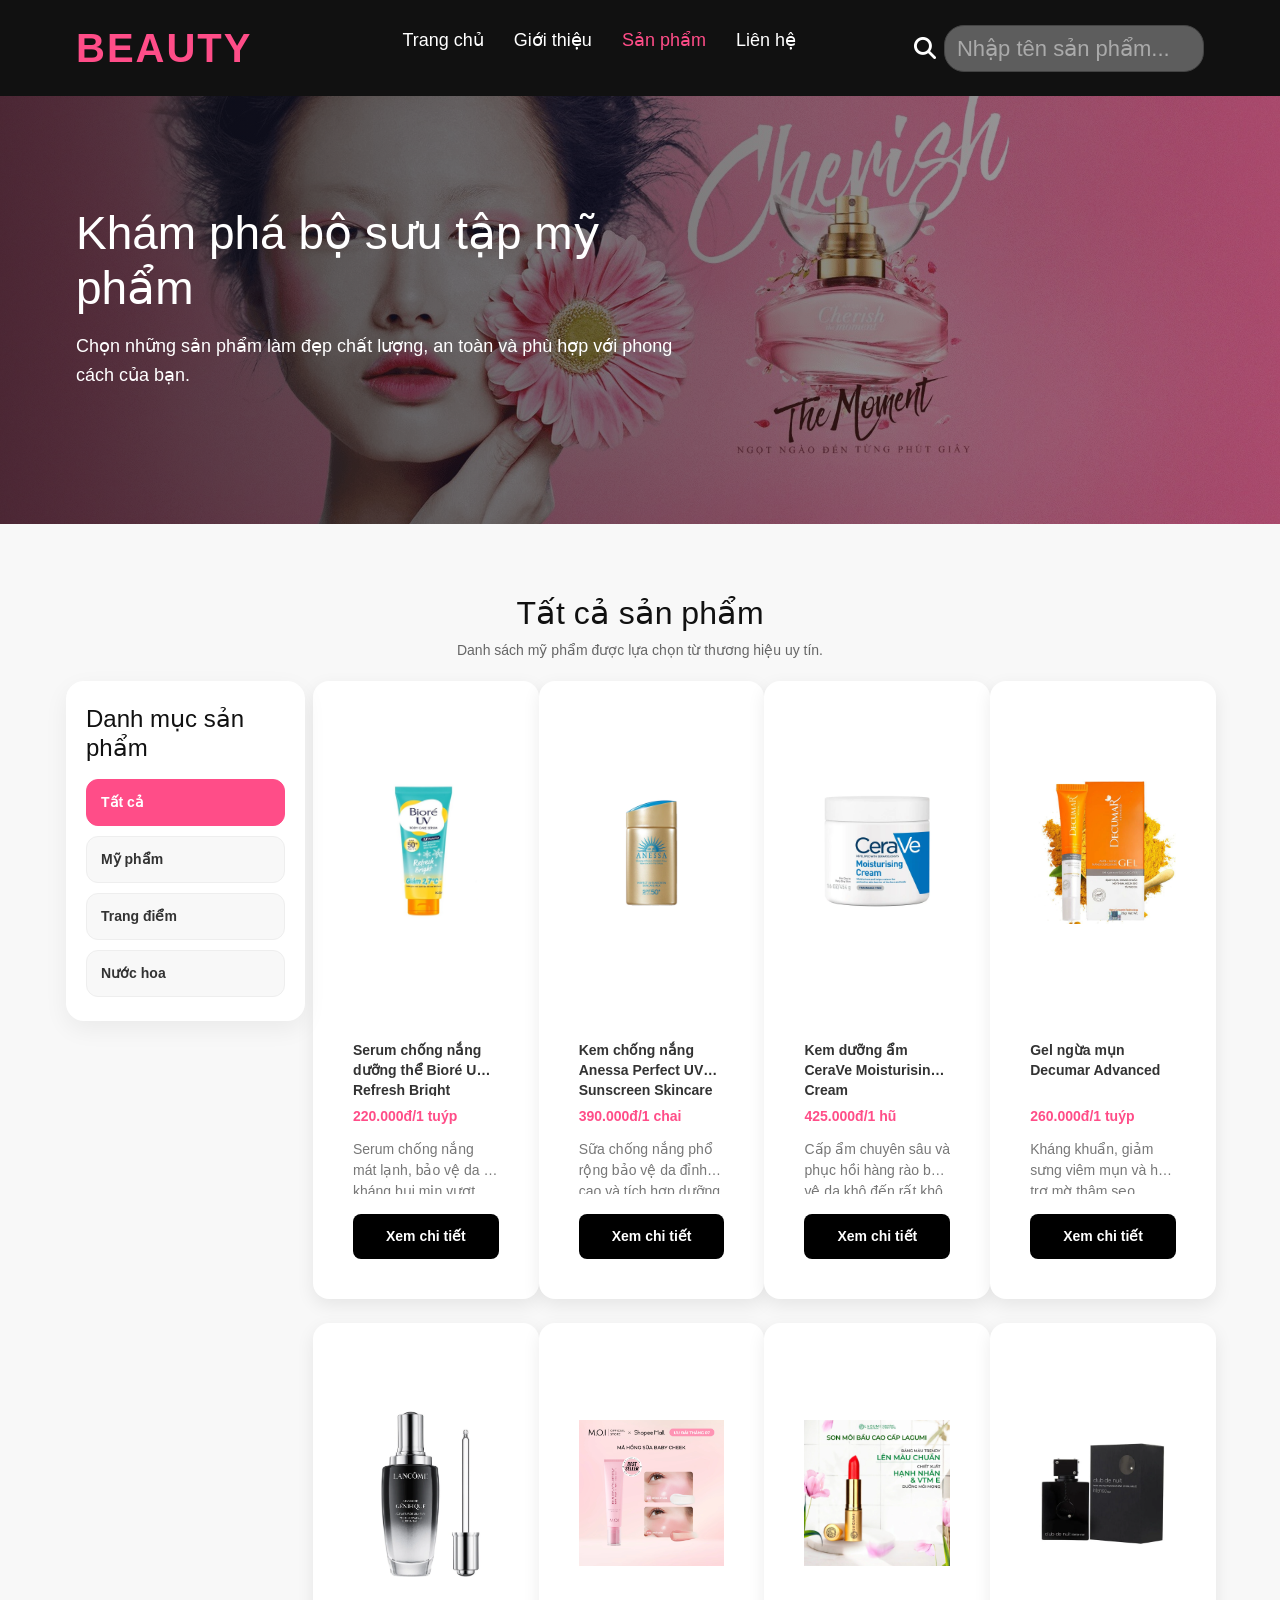
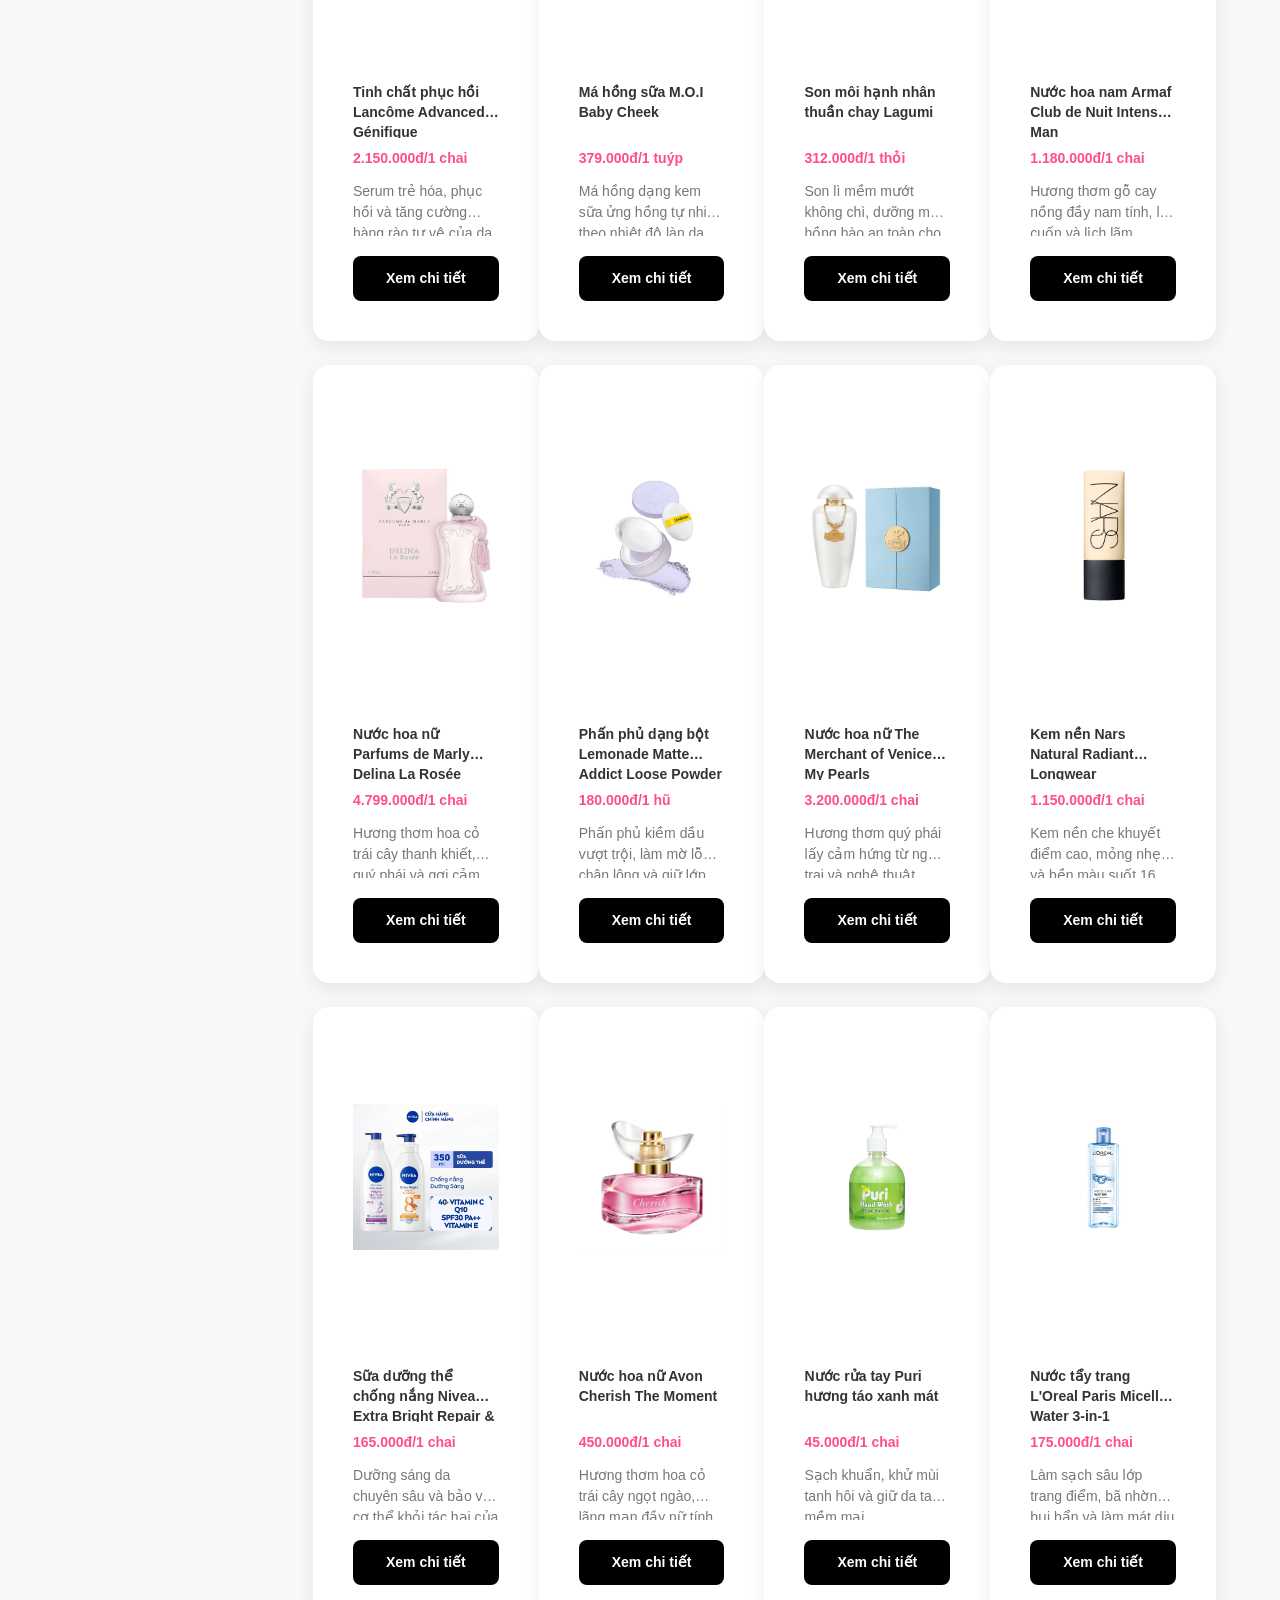
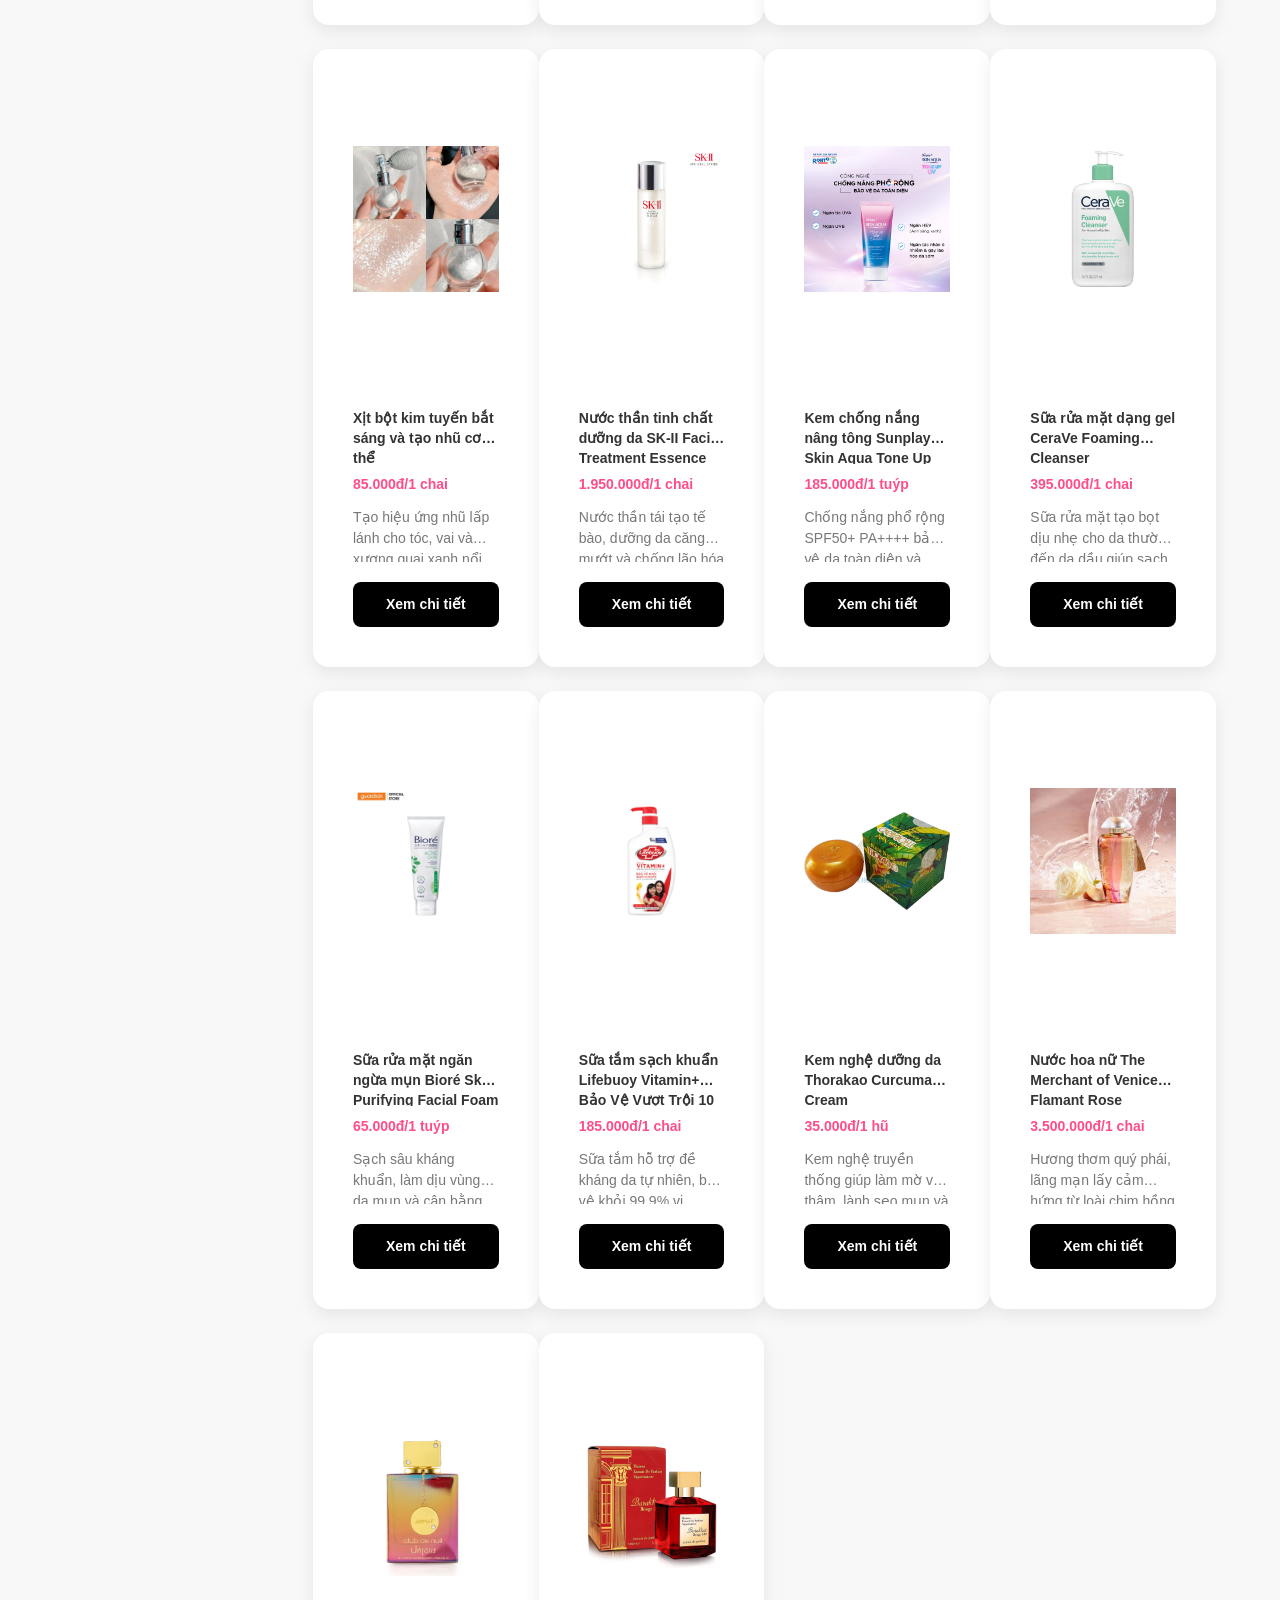
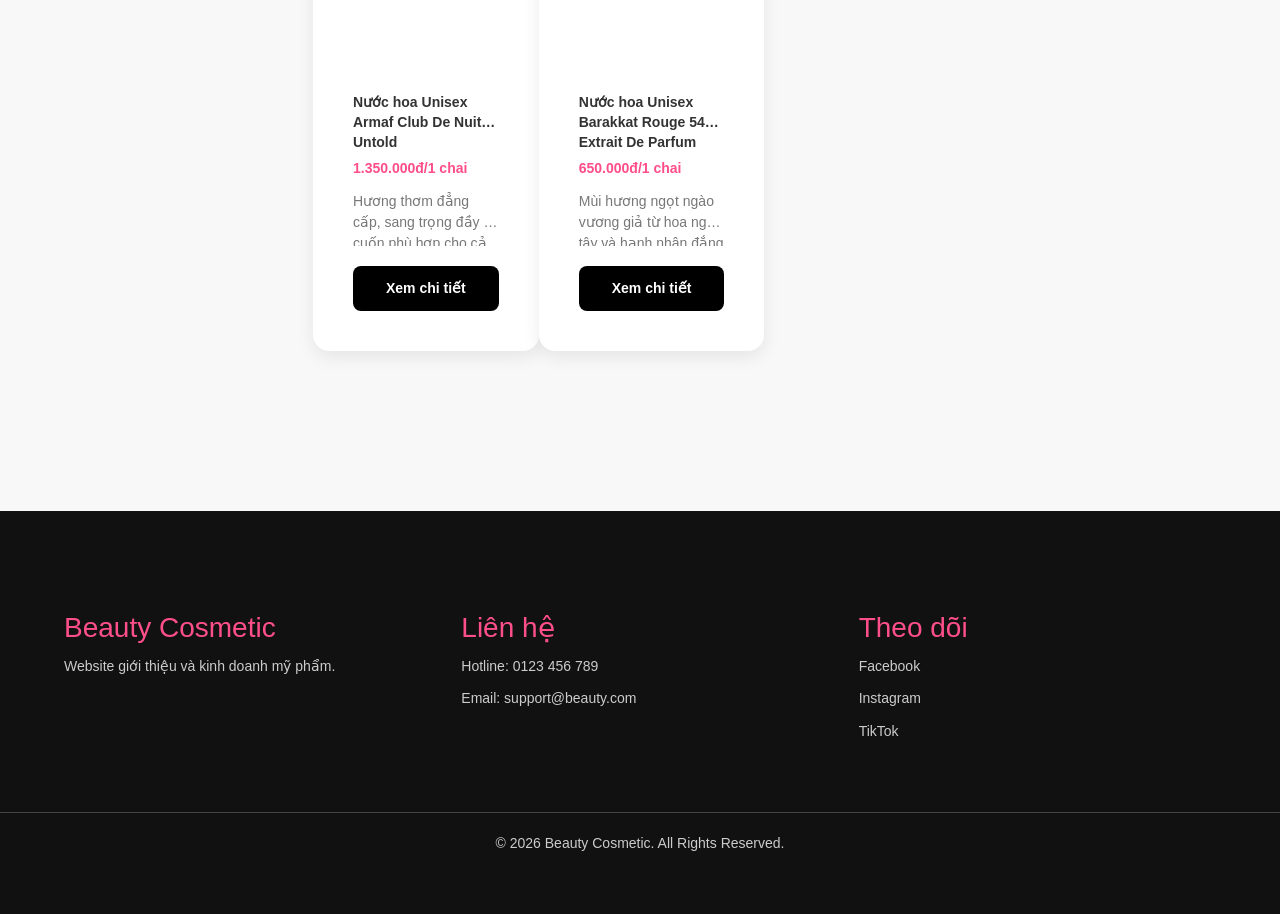
<file: html/san-pham.html>
<!DOCTYPE html>
<html lang="vi">
<head>
    <meta charset="UTF-8">
    <meta name="viewport" content="width=device-width, initial-scale=1.0">
    <title>Beauty Cosmetic - Sản phẩm</title>

    <link href="https://cdn.jsdelivr.net/npm/bootstrap@5.3.3/dist/css/bootstrap.min.css" rel="stylesheet">
    <script src="https://cdn.jsdelivr.net/npm/bootstrap@5.3.3/dist/js/bootstrap.bundle.min.js"></script>

    <link rel="stylesheet" href="../css/styleindex.css">
    <link rel="stylesheet" href="../css/stylesanpham.css">
    <link rel="stylesheet" href="https://cdnjs.cloudflare.com/ajax/libs/font-awesome/6.7.2/css/all.min.css">
    <script src="../js/script.js"></script>
</head>
<body>

    <header>
        <div class="container">
            <div class="logo">BEAUTY</div>
            <nav>
                <ul>
                    <li><a href="../index.html">Trang chủ</a></li>
                    <li><a href="gioi-thieu.html">Giới thiệu</a></li>
                    <li><a class="active" href="san-pham.html">Sản phẩm</a></li>
                    <li><a href="lien-he.html">Liên hệ</a></li>
                </ul>
            </nav>
            <div class="menu-icon">
                <div class="search-box">
                    <i class="fa-solid fa-magnifying-glass" id="search-btn"></i>
                    <input type="text" id="search-input" placeholder="Nhập tên sản phẩm...">
                </div>
            </div>
        </div>
    </header>

    <section class="page-hero">
        <div class="container">
            <div class="page-hero-content">
                <h1>Khám phá bộ sưu tập mỹ phẩm</h1>
                <p>Chọn những sản phẩm làm đẹp chất lượng, an toàn và phù hợp với phong cách của bạn.</p>
            </div>
        </div>
    </section>
<!--================ SẢN PHẨM ================-->
    <section class="products-section">
        <div class="container">
            <div class="section-title">
                <h2>Tất cả sản phẩm</h2>
                <p>Danh sách mỹ phẩm được lựa chọn từ thương hiệu uy tín.</p>
            </div>
            <div class="products-layout">
                <aside class="category-sidebar"> <!-- Danh mục sản phẩm -->
                    <h3>Danh mục sản phẩm</h3>
                    <div class="category-list">
                        <button type="button" class="category-btn active" data-category="all">Tất cả</button>
                        <button type="button" class="category-btn" data-category="my-pham">Mỹ phẩm</button>
                        <button type="button" class="category-btn" data-category="do-trang-diem">Trang điểm</button>
                        <button type="button" class="category-btn" data-category="nuoc-hoa">Nước hoa</button>
                    </div>
                </aside>

                <div class="products-content">
                    <div id="list" class="row g-4">
                        <!-- Danh sách sản phẩm sẽ được hiển thị ở đây -->
                    </div>
                </div>
            </div>
        </div>
    </section>

    <!--================ FOOTER ================-->

    <footer>

        <div class="container">

            <div class="footer-col">

                <h3>Beauty Cosmetic</h3>

                <p>
                    Website giới thiệu và kinh doanh mỹ phẩm.
                </p>

            </div>

            <div class="footer-col">

                <h3>Liên hệ</h3>

                <p>Hotline: 0123 456 789</p>

                <p>Email: support@beauty.com</p>

            </div>

            <div class="footer-col">

                <h3>Theo dõi</h3>

                <p>Facebook</p>

                <p>Instagram</p>

                <p>TikTok</p>

            </div>

        </div>

        <div class="copyright">

            © 2026 Beauty Cosmetic. All Rights Reserved.

        </div>

    </footer>


    <script>
        loadProductsFromJson();
    </script>
</body>
</html>
</file>
<file: css/styleindex.css>
/* ==========================
   RESET
========================== */

*{
    margin:0;
    padding:0;
    box-sizing:border-box;
}

body{
    font-family:Arial, Helvetica, sans-serif;
    background:#f8f8f8;
    color:#333;
}

a{
    text-decoration:none;
    color:inherit;
}

ul{
    list-style:none;
}

.container{
    width:90%;
    max-width:1200px;
    margin:auto;
}

/* ==========================
   TOP HEADER
========================== */

.top-header{
    background:#f7d7df;
    padding:10px 0;
    font-size:14px;
}

.top-header .container{
    display:flex;
    justify-content:space-between;
    align-items:center;
}

.top-left span{
    margin-right:12px;
}

.top-right a{
    margin-left:20px;
    transition:.3s;
}

.top-right a:hover{
    color:#d63384;
}

/* ==========================
   HEADER
========================== */

header{
    background:#111;
    color:white;
    padding:18px 0;
    position:sticky;
    top:0;
    z-index:999;
}

header .container{
    display:flex;
    justify-content:space-between;
    align-items:center;
}

.logo{
    font-size:40px;
    font-weight:bold;
    color:#ff4d88;
    letter-spacing:2px;
}

/* ==========================
   MENU
========================== */

nav ul{
    display:flex;
    gap:30px;
}

nav ul li a{
    color:white;
    transition:.3s;
    font-size:24px;
}

nav ul li a:hover,
nav ul li a.active{
    color:#ff4d88;
}

/* ==========================
   ICON
========================== */

.menu-icon{
    display:flex;
    gap: 35px;
    align-items:center;
    font-size:22px;
    cursor:pointer;
}

.menu-icon i:hover{
    color:#ff4d88;
}

/* ===== SEARCH ===== */

.search-box {
    display: flex;
    align-items: center;
    gap: 8px; /* Tạo khoảng cách nhỏ giữa ô nhập và icon kính lúp */
}

#search-input {
    /* Loại bỏ absolute để nó hiển thị tự nhiên trên hàng */
    position: relative;
    top: 0;
    transform: none;
    
    /* Hiển thị sẵn với kích thước cố định */
    width: 300px; 
    opacity: 1;
    
    padding: 6px 12px;
    border: 1px solid #444;
    border-radius: 20px;
    outline: none;
    transition: .3s;
    background: #5d5d5d; /* Đổi nền tối một chút để hợp với thanh header màu đen */
    color: white;
}

#search-input::placeholder {
    color: #aaa;
}

#search-input:focus {
    border-color: #ff4d88; /* Đổi màu viền khi click vào gõ chữ */
    background: #333;
}

#search-btn {
    cursor: pointer;
    font-size: 22px;
    color: white;
    transition: .3s;
}

#search-btn:hover {
    color: #ff4d88;
}

/* ==========================
   BANNER
========================== */

.banner{
    position: relative;
    width: 100%;
    height: 600px;
    overflow: hidden;
}

.banner-image{
    width: 100%;
    height: 100%;
}

.banner-image img{
    width: 100%;
    height: 100%;
    object-fit: cover;
    display: block;
}

.banner-content{
    position:absolute;
    top:50%;
    left:10%;
    transform:translateY(-50%);
    color:white;
}

.banner-content h1{
    font-size:60px;
    margin-bottom:20px;
}

.banner-content p{
    font-size:22px;
    margin-bottom:25px;
}

.banner-content button{
    padding:14px 35px;
    border:none;
    background:#ff4d88;
    color:white;
    font-size:17px;
    cursor:pointer;
    border-radius:5px;
    transition:.3s;
}

.banner-content button:hover{
    background:#e91e63;
}

/* ==========================
   CATEGORY
========================== */

.category{
    padding:80px 0;
}

.category .container{
    display:flex;
    justify-content:space-between;
    gap:25px;
}

.category-box{
    background:white;
    width:32%;
    border-radius:10px;
    overflow:hidden;
    text-align:center;
    box-shadow:0 5px 15px rgba(0,0,0,.08);
    transition:.3s;
}

.category-box:hover{
    transform:translateY(-8px);
}

.image-placeholder{
    height:250px;
    background:#d8d8d8;
    display:flex;
    justify-content:center;
    align-items:center;
    overflow:hidden; /* Đảm bảo hình ảnh không vượt ra ngoài khung */
    border-radius:10px;
}

.image-placeholder img{
    width:100%;
    height:100%;
    object-fit:cover; /* Giữ tỉ lệ hình ảnh và cắt nếu cần */
    display:block; /* Đảm bảo hình ảnh hiển thị đúng cách */
}

.category-box h3{
    padding:20px;
}

/* ==========================
   PRODUCT
========================== */

.product{
    padding:80px 0;
    background:#f8f8f8;
}

.product h2{
    text-align:center;
    margin-bottom:20px;
    font-size:36px;
    font-weight:bold;
    color:#222;
}
.filter-buttons {
    text-align:center;
    margin-bottom:30px;
}
.filter-buttons .category-btn {
    display:inline-block;
    margin:4px 8px;
    padding:10px 18px;
    border:1px solid #ff4d88;
    border-radius:999px;
    background:#fff;
    color:#ff4d88;
    cursor:pointer;
    transition:all .25s ease;
    font-weight:600;
}
.filter-buttons .category-btn.active,
.filter-buttons .category-btn:hover {
    background:#ff4d88;
    color:#fff;
}
.product .container{
    display:grid;
    grid-template-columns:repeat(4,1fr);
    gap:30px;
}

.product-card{
    background:#fff;
    border-radius:12px;
    overflow:hidden;
    box-shadow:0 8px 20px rgba(0,0,0,.08);
    transition:.35s;
    display:flex;
    flex-direction:column;
}

.product-card:hover{
    transform:translateY(-10px);
    box-shadow:0 15px 30px rgba(0,0,0,.15);
}

.product-card .image{
    height:260px;
    display:flex;
    justify-content:center;
    align-items:center;
    background:#fff;
    padding:20px;
}

.product-card img{
    width:100%;
    height:100%;
    object-fit:contain;
    transition:.3s;
}

.product-card:hover img{
    transform:scale(1.05);
}

.product-card .info{
    padding:20px;
    display:flex;
    flex-direction:column;
    flex:1;
}

.product-card h3{
    font-size:22px;
    color:#222;
    margin-bottom:12px;
    min-height:55px;
}

.price{
    color:#ff2d75;
    font-size:24px;
    font-weight:bold;
    margin-bottom:12px;
}

.desc{
    color:#666;
    line-height:1.6;
    min-height:55px;
    margin-bottom:20px;
}

.button-group{
    margin-top:auto;
    display:flex;
    justify-content:space-between;
    gap:10px;
}

.btn-detail,
.btn-buy{
    flex:1;
    text-align:center;
    padding:12px 0;
    border-radius:6px;
    color:#fff;
    font-weight:bold;
    transition:.3s;
}

.btn-detail{
    background:#111;
}

.btn-detail:hover{
    background:#333;
}

.btn-buy{
    background:#ff4d88;
}

.btn-buy:hover{
    background:#e91e63;
}

/* ==========================
   EMPTY STATE
========================== */

.empty-state {
    grid-column: 1 / -1;
    background: #fff;
    border: 1px dashed #ff4d88;
    border-radius: 12px;
    padding: 28px 20px;
    text-align: center;
    color: #d63384;
    font-weight: bold;
}

/* ==========================
   PROMOTION: Khuyến mãi 
========================== */

.promotion-image {
    width: 90%;
    max-width: 1200px;
    height: auto; /*  đổi thành auto để khung co giãn theo ảnh */
    margin: auto;
    overflow: hidden; /* Ẩn phần ảnh thừa nếu bị tràn */
    border-radius: 8px; /* Thêm bo góc nhẹ cho đẹp */
}

/* Thêm mới đoạn này để ảnh khít và đẹp với khung */
.promotion-image img {
    width: 100%;
    height: 100%;
    object-fit: cover; /* Giúp ảnh tự lấp đầy khung mà không bị méo */
    display: block;
}

/* ==========================
   NEWS: Tin tức
========================== */
/* Đảm bảo khung chứa ảnh hoạt động chính xác */
.news-image {
    height: 600px;
    background: #d8d8d8;
    display: flex;
    justify-content: center;
    align-items: center;
    color: #666;
    overflow: hidden; /* Giữ ảnh không tràn ra ngoài đè chữ */
}

/* Thêm thuộc tính cho thẻ img bên trong news-image */
.news-image img {
    width: 100%;
    height: 100%;
    object-fit: cover; /* Ảnh tự co giãn vừa vặn, không méo, không đè chữ */
    display: block;
}

/* Định dạng lại phần tiêu đề bài viết cho đẹp mắt và rõ ràng */
.news-card h3 {
    padding: 20px 20px 10px;
    font-size: 30px;
    font-weight: bold;
    line-height: 1.4;
}

/* Đổi màu chữ cho thẻ a trong tiêu đề để nổi bật và đổi màu khi hover */
.news-card h3 a {
    color: #222;
   font-size : 30px;
    transition: 0.3s; /* Thêm hiệu ứng chuyển màu khi hover */
}
/* Thêm lớp CSS mới cho tiêu đề h2 của phần tin tức */
.new-h2 {
    text-align: center;
    margin-top: 50px;
    margin-bottom: 50px;
    font-size: 36px;
    font-weight: bold;
    color: #222;
}
.news-card h3 a:hover {
    color: #ff4d88; /* Màu hồng đồng bộ với giao diện chính */
}

.news-card p {
    padding: 0 20px 20px;
    line-height: 1.6;
    color: #666; /* Màu chữ mô tả nhẹ nhàng hơn */
    font-size: 24px;
}

/* ==========================
   FOOTER
========================== */

footer{
    background:#111;
    color:white;
    margin-top:80px;
}

footer .container{
    display:grid;
    grid-template-columns:repeat(3,1fr);
    gap:40px;
    padding:60px 0;
}

footer h3{
    margin-bottom:20px;
    color:#ff4d88;
}

footer p{
    margin-bottom:10px;
    line-height:1.6;
}

.copyright{
    text-align:center;
    border-top:1px solid #444;
    padding:20px;
    font-size:14px;
}

/* ==========================
   RESPONSIVE
========================== */

@media (max-width: 992px) {

    nav{
        display:none;
    }

    .category .container,
    .product .container,
    .news .container,
    footer .container{
        display:grid;
        gap:20px;
    }

    .category .container{
        grid-template-columns:repeat(2,1fr);
    }

    .product .container{
        grid-template-columns:repeat(2,1fr);
    }

    .news .container{
        grid-template-columns:repeat(2,1fr);
    }

    footer .container{
        grid-template-columns:repeat(2,1fr);
    }

    .banner-content h1{
        font-size:48px;
    }

} 

@media (max-width: 768px) {

    .top-header .container{
        flex-direction:column;
        gap:10px;
        text-align:center;
    }

    header .container{
        flex-direction:column;
        gap:15px;
    }

    .banner{
        height:420px;
    }

    .banner-content{
        left:8%;
    }

    .banner-content h1{
        font-size:36px;
    }

    .banner-content p{
        font-size:18px;
    }

    .category .container,
    .product .container,
    .news .container,
    footer .container{
        grid-template-columns:1fr;
    }

    .category-box{
        width:100%;
    }

    .product-card .image{
        height:220px;
    }

}
@media (max-width: 576px){

    .banner{
        height:320px;
    }

    .banner-content h1{
        font-size:28px;
    }

    .banner-content p{
        font-size:16px;
    }

    .product h2,
    .news h2{
        font-size:28px;
    }

    .button-group{
        flex-direction:column;
    }

    .btn-detail,
    .btn-buy{
        width:100%;
    }

}
</file>
<file: css/stylechitiet.css>
/* ==========================
   CÀI ĐẶT CHUNG
========================== */

*{
    margin:0;
    padding:0;
    box-sizing:border-box;
}

body{
    font-family:Arial, Helvetica, sans-serif;
    font-size:14px;
    background:#f5f6fa;
    padding:50px 20px;
    color:#333;
}

/* ==========================
   KHUNG CHÍNH
========================== */

#container{
    width:95%;
    max-width:1400px;
    margin:auto;
    background:#fff;
    border-radius:18px;
    padding:60px;
    display:flex;
    gap:70px;
    align-items:center;
    box-shadow:0 12px 35px rgba(0,0,0,.1);
}

/* ==========================
   CỘT ẢNH
========================== */

.product-image{
    flex:1.2;
    display:flex;
    justify-content:center;
    align-items:center;
}

#image{
    width:100%;
    max-width:600px;
    height:600px;
    object-fit:contain;
    background:#fff;
    border:1px solid #eee;
    border-radius:15px;
    padding:25px;
    transition:.3s;
}

#image:hover{
    transform:scale(1.03);
}

/* ==========================
   CỘT THÔNG TIN
========================== */

.product-info{
    flex:1;
    display:flex;
    flex-direction:column;
    justify-content:center;
}

#ten{
    font-size:14px;
    color:#222;
    margin-bottom:20px;
    line-height:1.3;
}

#gia{
    font-size:14px;
    color:#ff2d75;
    font-weight:bold;
    margin-bottom:25px;
}

#mota_dai{
    font-size:14px;
    color:#666;
    line-height:2;
    white-space:pre-line;
    margin-bottom:40px;
}

/* ==========================
   NÚT
========================== */

.btn-back{
    display:inline-block;
    width:fit-content;
    padding:16px 40px;
    background:#ff4d88;
    color:#fff;
    text-decoration:none;
    font-size:14px;
    font-weight:bold;
    border-radius:8px;
    transition:.3s;
}

.btn-back:hover{
    background:#e91e63;
    transform:translateY(-3px);
}

/* ==========================
   RESPONSIVE
========================== */

@media(max-width:1200px){

    #container{
        max-width:1100px;
        gap:50px;
        padding:40px;
    }

    #image{
        height:500px;
    }

    #ten{
        font-size:36px;
    }

    #gia{
        font-size:30px;
    }

}

@media(max-width:992px){

    #container{
        flex-direction:column;
        text-align:center;
        gap:40px;
    }

    .product-info{
        align-items:center;
    }

    #image{
        max-width:500px;
        height:450px;
    }

}

@media(max-width:768px){

    body{
        padding:20px;
    }

    #container{
        width:100%;
        padding:25px;
        border-radius:12px;
    }

    #image{
        width:100%;
        height:350px;
    }

    #ten{
        font-size:30px;
    }

    #gia{
        font-size:28px;
    }

    #mota_dai{
        font-size:17px;
        line-height:1.8;
    }

    .btn-back{
        width:100%;
        text-align:center;
        font-size:17px;
    }

}

@media(max-width:480px){

    #image{
        height:280px;
    }

    #ten{
        font-size:26px;
    }

    #gia{
        font-size:24px;
    }

    #mota_dai{
        font-size:16px;
    }

}
</file>
<file: css/stylegioithieu.css>
.about{
    padding:70px 0;
}

.about h2{
    font-size:42px;
    font-weight:700;
    color:#ff4f8b;
    margin-bottom:25px;
}
h3{
    font-size:30px;
    color:#ff4f8b;
    font-weight:bold;
    margin-bottom:15px;
}
.about p{
    width:80%;
    margin:0 auto 20px;
    font: size 20px;
    line-height:34px;
    color:#555;
}
/* Story Section */
#text-center {
    text-align:center;
    margin-bottom:50px;
    font-size:30px; 
}

.story{
    padding:70px 0;
}

.story img{
    width:100%;
    border-radius:18px;
}

.story h2{
    font-size:38px;
    color:#ff4f8b;
    font-weight:bold;
    margin-bottom:25px;
}

.story p{
    font-size:20px;
    line-height:34px;
    color:#555;
    text-align:justify;
}

/* Mission Section */
.mission{
    padding:80px 0;
    background:#fff8fb;
}

.mission h2{
    font-size:40px;
    color:#ff4f8b;
    margin-bottom:60px;
}

.mission .row > .col-md-4 {
    display:flex;
    margin-bottom:20px;
}

.box{
    background:white;
    border-radius:18px;
    padding:35px 25px;
    box-shadow:0 10px 20px rgba(0,0,0,.08);
    transition:.3s;
    width:100%;
    height:100%;
    display:flex;
    flex-direction:column;
    justify-content:center;
}

.box:hover{
    transform:translateY(-10px);
}

.box i{
    font-size:50px;
    margin-bottom:20px;
}

.box h3{
    font-size:30px;
    margin-bottom:15px;
}

.box p{
    font-size:20px;
    line-height:30px;
    color:#666;
}
/* Statistics Section */
.statistics{
    padding:80px 0;
    background:#fff;
}

.number{
    font-size:52px;
    font-weight:bold;
    color:#ff4f8b;
}

.statistics p{
    font-size:30px;
    color:#666;
}
/* Banner Section */
.banner-about{
    position:relative;
}

.banner-content{
    position:absolute;
    top:50%;
    left:12%;
    transform:translateY(-50%);
    color:#fff;
}

.banner-content h1{
    font-size:56px;
    font-weight:bold;
}

.banner-content p{
    font-size:30px;
}

/* Top Brands Section CSS bổ sung */
.top-brands {
    background: #ffffff;
    padding: 80px 0;
}

.brand-title {
    font-size: 40px;
    font-weight: 700;
    color: #ff4f8b;
    margin-bottom: 15px;
}

.brand-subtitle {
    width: 70%;
    margin: 0 auto 40px;
    font-size: 18px;
    color: #666;
    line-height: 28px;
}

.brand-card {
    background: #fff;
    border: 1px solid #f1f1f1;
    border-radius: 18px;
    padding: 30px 20px;
    box-shadow: 0 10px 20px rgba(0, 0, 0, 0.03);
    transition: all 0.3s ease-in-out;
    position: relative;
    overflow: hidden;
    height: 100%; /* Giúp các card cao bằng nhau trên cùng một hàng */
}

.brand-card:hover {
    transform: translateY(-8px);
    box-shadow: 0 12px 25px rgba(255, 79, 139, 0.12);
    border-color: #ff4f8b;
}

.brand-badge {
    position: absolute;
    top: 12px;
    right: 12px;
    background: #fff0f5;
    color: #ff4f8b;
    font-size: 12px;
    font-weight: 600;
    padding: 4px 12px;
    border-radius: 20px;
}

.brand-name {
    font-size: 24px;
    font-weight: 700;
    color: #333;
    margin-top: 15px;
    margin-bottom: 15px;
}

.brand-desc {
    font-size: 15px;
    line-height: 24px;
    color: #777;
    margin-bottom: 0;
}

footer {
    background: #111;
    color: white;
    margin-top: 80px;
}

footer .container {
    display: grid;
    grid-template-columns: repeat(3, 1fr);
    gap: 40px;
    padding: 60px 0;
}

footer h3 {
    margin-bottom: 20px;
    color: #ff4d88;
}

footer p {
    margin-bottom: 10px;
    line-height: 1.6;
}

.copyright {
    text-align: center;
    border-top: 1px solid #444;
    padding: 20px;
    font-size: 14px;
}
</file>
<file: css/stylelienhe.css>
@import url('https://fonts.googleapis.com/css2?family=Outfit:wght@300;400;500;600;700&display=swap');
:root {
    --primary-pink: #ff4d88;
    --primary-rose: #e91e63;
    --light-pink: #fff0f3;
    --light-pink-hover: #ffe3e8;
    --bg-gray: #f8f9fa;
    --text-dark: #222;
    --text-muted: #666;
    --border-color: #eaeaea;
    --transition: all 0.3s cubic-bezier(0.25, 0.8, 0.25, 1);
}
body {
    font-family: 'Outfit', sans-serif !important;
}
/* ==========================
   HERO BANNER
   ========================== */
.contact-banner {
    position: relative;
    height: 380px;
    background: linear-gradient(135deg, rgba(233, 30, 99, 0.8), rgba(255, 77, 136, 0.65)), url('../assets/images/anhnen.jpg') no-repeat center center;
    background-size: cover;
    background-attachment: fixed;
    display: flex;
    align-items: center;
    justify-content: center;
    text-align: center;
    color: white;
    margin-bottom: 60px;
}
.contact-banner::before {
    content: '';
    position: absolute;
    top: 0;
    left: 0;
    right: 0;
    bottom: 0;
    background: radial-gradient(circle, transparent 20%, rgba(0, 0, 0, 0.3) 100%);
    pointer-events: none;
}
.contact-banner-content {
    position: relative;
    z-index: 2;
    max-width: 800px;
    padding: 20px;
}
.contact-banner-content h1 {
    font-size: 52px;
    font-weight: 700;
    letter-spacing: 2px;
    margin-bottom: 15px;
    text-shadow: 0 4px 15px rgba(0, 0, 0, 0.25);
    text-transform: uppercase;
    animation: fadeInDown 0.8s ease-out;
}
.contact-banner-content p {
    font-size: 20px;
    font-weight: 300;
    line-height: 1.6;
    text-shadow: 0 2px 8px rgba(0, 0, 0, 0.2);
    animation: fadeInUp 0.8s ease-out 0.2s;
    animation-fill-mode: both;
}
/* ==========================
   CONTACT SECTION
   ========================== */
.contact-section {
    padding-bottom: 60px;
}
/* --- Left Column: Info Cards --- */
.info-card {
    background: #ffffff;
    border-radius: 16px;
    padding: 25px 25px;
    margin-bottom: 24px;
    box-shadow: 0 10px 30px rgba(0, 0, 0, 0.04);
    border: 1px solid rgba(255, 77, 136, 0.08);
    display: flex;
    align-items: flex-start;
    gap: 20px;
    transition: var(--transition);
}
.info-card:hover {
    transform: translateY(-5px);
    box-shadow: 0 15px 35px rgba(255, 77, 136, 0.08);
    border-color: rgba(255, 77, 136, 0.25);
}
.info-icon-wrapper {
    background: var(--light-pink);
    color: var(--primary-pink);
    width: 60px;
    height: 60px;
    border-radius: 50%;
    display: flex;
    align-items: center;
    justify-content: center;
    font-size: 22px;
    flex-shrink: 0;
    transition: var(--transition);
}
.info-card:hover .info-icon-wrapper {
    background: var(--primary-pink);
    color: white;
    transform: rotate(10deg) scale(1.1);
}
.info-content h4 {
    font-size: 18px;
    font-weight: 600;
    margin-bottom: 6px;
    color: var(--text-dark);
}
.info-content p {
    font-size: 15px;
    color: var(--text-muted);
    margin-bottom: 0;
    line-height: 1.5;
}
.info-content a {
    transition: var(--transition);
}
.info-content a:hover {
    color: var(--primary-pink) !important;
}
/* --- Social Connect --- */
.social-connect-card {
    background: #ffffff;
    border-radius: 16px;
    padding: 30px;
    box-shadow: 0 10px 30px rgba(0, 0, 0, 0.04);
    border: 1px solid rgba(255, 77, 136, 0.08);
    text-align: center;
}
.social-connect-card h4 {
    font-size: 18px;
    font-weight: 600;
    margin-bottom: 20px;
    color: var(--text-dark);
}
.social-links-grid {
    display: flex;
    justify-content: center;
    gap: 15px;
}
.social-btn {
    width: 50px;
    height: 50px;
    border-radius: 50%;
    display: flex;
    align-items: center;
    justify-content: center;
    font-size: 20px;
    color: var(--text-muted);
    background: var(--bg-gray);
    transition: var(--transition);
    border: 1px solid var(--border-color);
}
.social-btn:hover {
    color: white;
    transform: scale(1.15) translateY(-3px);
    box-shadow: 0 8px 15px rgba(0, 0, 0, 0.1);
}
.social-btn.facebook:hover {
    background: #1877f2;
    border-color: #1877f2;
}
.social-btn.instagram:hover {
    background: radial-gradient(circle at 30% 107%, #fdf497 0%, #fdf497 5%, #fd5949 45%,#d6249f 60%,#285aeb 90%);
    border-color: transparent;
}
.social-btn.tiktok:hover {
    background: #000000;
    border-color: #000000;
}
.social-btn.youtube:hover {
    background: #ff0000;
    border-color: #ff0000;
}
/* --- Right Column: Contact Form --- */
.contact-form-card {
    background: #ffffff;
    border-radius: 20px;
    padding: 40px;
    box-shadow: 0 15px 40px rgba(0, 0, 0, 0.05);
    border: 1px solid rgba(255, 77, 136, 0.05);
    transition: var(--transition);
}
.contact-form-card:hover {
    box-shadow: 0 20px 45px rgba(255, 77, 136, 0.05);
}
.contact-form-card h3 {
    font-size: 26px;
    font-weight: 700;
    margin-bottom: 12px;
    color: var(--text-dark);
    position: relative;
    padding-bottom: 12px;
}
.contact-form-card h3::after {
    content: '';
    position: absolute;
    left: 0;
    bottom: 0;
    height: 4px;
    width: 60px;
    background: linear-gradient(to right, var(--primary-pink), var(--primary-rose));
    border-radius: 2px;
}
.contact-form-card p.subtitle {
    color: var(--text-muted);
    font-size: 15px;
    margin-bottom: 30px;
}
.form-group-custom {
    margin-bottom: 22px;
    position: relative;
}
.form-group-custom label {
    font-size: 14px;
    font-weight: 500;
    color: var(--text-dark);
    margin-bottom: 8px;
    display: block;
}
.form-control-custom {
    width: 100%;
    padding: 13px 18px;
    border-radius: 12px;
    border: 1px solid var(--border-color);
    background-color: var(--bg-gray);
    font-size: 15px;
    color: var(--text-dark);
    transition: var(--transition);
    outline: none;
}
.form-control-custom::placeholder {
    color: #a0a0a0;
}
.form-control-custom:focus {
    border-color: var(--primary-pink);
    background-color: #ffffff;
    box-shadow: 0 0 0 4px rgba(255, 77, 136, 0.12);
}
textarea.form-control-custom {
    resize: none;
}
.error-feedback {
    font-size: 13px;
    color: #dc3545;
    margin-top: 5px;
    display: none;
    align-items: center;
    gap: 5px;
    animation: fadeIn 0.3s ease-in-out;
}
.form-group-custom.has-error .form-control-custom {
    border-color: #dc3545;
}
.form-group-custom.has-error .error-feedback {
    display: flex;
}
.btn-submit-pink {
    background: linear-gradient(135deg, var(--primary-pink), var(--primary-rose));
    color: white;
    border: none;
    padding: 14px 30px;
    font-size: 16px;
    font-weight: 600;
    border-radius: 12px;
    cursor: pointer;
    transition: var(--transition);
    width: 100%;
    display: flex;
    align-items: center;
    justify-content: center;
    gap: 8px;
    box-shadow: 0 5px 15px rgba(233, 30, 99, 0.2);
}
.btn-submit-pink:hover {
    transform: translateY(-2px);
    box-shadow: 0 8px 25px rgba(233, 30, 99, 0.35);
    background: linear-gradient(135deg, #ff3377, #d81b60);
}
.btn-submit-pink:active {
    transform: translateY(0);
}
/* ==========================
   FAQ SECTION
   ========================== */
.faq-section {
    padding: 80px 0;
    background-color: var(--light-pink);
}
.faq-title {
    text-align: center;
    margin-bottom: 50px;
}
.faq-title h2 {
    font-size: 36px;
    font-weight: 700;
    color: var(--text-dark);
    margin-bottom: 12px;
}
.faq-title p {
    color: var(--text-muted);
    max-width: 600px;
    margin: 0 auto;
    font-size: 16px;
}
.faq-accordion .accordion-item {
    border-radius: 14px !important;
    border: none;
    margin-bottom: 18px;
    box-shadow: 0 4px 15px rgba(0, 0, 0, 0.02);
    overflow: hidden;
}
.faq-accordion .accordion-button {
    font-weight: 600;
    font-size: 17px;
    color: var(--text-dark);
    padding: 20px 25px;
    background-color: #ffffff;
    border: none;
    box-shadow: none;
    transition: var(--transition);
}
.faq-accordion .accordion-button:not(.collapsed) {
    color: var(--primary-rose);
    background-color: var(--bg-gray);
    box-shadow: none;
}
.faq-accordion .accordion-button::after {
    background-size: 1.1rem;
    transition: transform 0.25s ease-in-out;
}
.faq-accordion .accordion-body {
    padding: 20px 25px 25px;
    font-size: 16px;
    line-height: 1.7;
    color: var(--text-muted);
    background-color: #ffffff;
    border-top: 1px solid var(--border-color);
}

/* ==========================
   TOAST NOTIFICATION
   ========================== */
.toast-container-custom {
    position: fixed;
    top: 30px;
    right: 30px;
    z-index: 9999;
}
.toast-custom {
    background: #ffffff;
    color: var(--text-dark);
    border-radius: 14px;
    padding: 18px 24px;
    box-shadow: 0 10px 40px rgba(0, 0, 0, 0.12);
    border-left: 5px solid #28a745;
    display: flex;
    align-items: center;
    gap: 15px;
    min-width: 320px;
    max-width: 450px;
    transform: translateX(120%);
    transition: transform 0.4s cubic-bezier(0.175, 0.885, 0.32, 1.275);
}
.toast-custom.show {
    transform: translateX(0);
}
.toast-icon-custom {
    width: 36px;
    height: 36px;
    border-radius: 50%;
    background: rgba(40, 167, 69, 0.12);
    color: #28a745;
    display: flex;
    align-items: center;
    justify-content: center;
    font-size: 18px;
    flex-shrink: 0;
}
.toast-body-custom {
    flex-grow: 1;
}
.toast-body-custom h5 {
    font-size: 15px;
    font-weight: 600;
    margin: 0 0 3px 0;
}
.toast-body-custom p {
    font-size: 13px;
    color: var(--text-muted);
    margin: 0;
}
.toast-close-custom {
    background: none;
    border: none;
    color: #aaa;
    cursor: pointer;
    font-size: 16px;
    padding: 0;
    transition: var(--transition);
}
.toast-close-custom:hover {
    color: var(--text-dark);
}
/* ==========================
   KEYFRAMES KEY ANIMATIONS
   ========================== */
@keyframes fadeInDown {
    from {
        opacity: 0;
        transform: translateY(-30px);
    }
    to {
        opacity: 1;
        transform: translateY(0);
    }
}
@keyframes fadeInUp {
    from {
        opacity: 0;
        transform: translateY(30px);
    }
    to {
        opacity: 1;
        transform: translateY(0);
    }
}
@keyframes fadeIn {
    from { opacity: 0; }
    to { opacity: 1; }
}
/* ==========================
   RESPONSIVE MEDIA QUERIES
   ========================== */
@media (max-width: 991px) {
    .contact-banner {
        height: 300px;
    }
    .contact-banner-content h1 {
        font-size: 40px;
    }
    .contact-banner-content p {
        font-size: 17px;
    }
    .contact-form-card {
        padding: 30px;
        margin-top: 40px;
    }
    .faq-title h2 {
        font-size: 30px;
    }
    
}
@media (max-width: 575px) {
    .contact-banner {
        height: 250px;
    }
    .contact-banner-content h1 {
        font-size: 32px;
    }
    .contact-banner-content p {
        font-size: 15px;
    }
    .info-card {
        padding: 20px;
    }
    .info-icon-wrapper {
        width: 50px;
        height: 50px;
        font-size: 18px;
    }
    .contact-form-card {
        padding: 20px;
    }
    .faq-accordion .accordion-button {
        padding: 16px 20px;
        font-size: 15px;
    }
    .faq-accordion .accordion-body {
        padding: 15px 20px 20px;
        font-size: 14px;
    }
    .toast-custom {
        right: 15px;
        left: 15px;
        min-width: auto;
    }
}
</file>
<file: css/stylesanpham.css>
* {
    margin: 0;
    padding: 0;
    box-sizing: border-box;
}

body {
    font-family: Arial, Helvetica, sans-serif;
    font-size: 14px;
    background: #f8f8f8;
    color: #333;
}

a {
    text-decoration: none;
    color: inherit;
}

ul {
    list-style: none;
}
/*================ CONTAINER ================*/
.container {
    width: 90%;
    max-width: 1200px;
    margin: auto;
}
/*================ TOP HEADER ================*/
.top-header {
    background: #f7d7df;
    padding: 10px 0;
    font-size: 14px;
}

.top-header .container {
    display: flex;
    justify-content: space-between;
    align-items: center;
}

.top-left span {
    margin-right: 12px;
}

.top-right a {
    margin-left: 20px;
    transition: .3s;
}

.top-right a:hover {
    color: #d63384;
}

header {
    background: #111;
    color: white;
    padding: 18px 0;
    position: sticky;
    top: 0;
    z-index: 999;
}

header .container {
    display: flex;
    justify-content: space-between;
    align-items: center;
}

.logo {
    font-size: 40px;
    font-weight: bold;
    color: #ff4d88;
    letter-spacing: 2px;
}

nav ul {
    display: flex;
    gap: 30px;
}

nav ul li a {
    color: white;
    transition: .3s;
    font-size: 18px;
}

nav ul li a:hover,
nav ul li a.active {
    color: #ff4d88;
}

.menu-icon {
    display: flex;
    gap: 20px;
    align-items: center;
    font-size: 22px;
    cursor: pointer;
}

.menu-icon i:hover {
    color: #ff4d88;
}
/*================ SEARCH BOX ================*/
.search-box {
    display: flex;
    align-items: center;
    gap: 8px;
}

#search-input {
    width: 260px;
    padding: 6px 12px;
    border: 1px solid #444;
    border-radius: 20px;
    outline: none;
    background: #5d5d5d;
    color: white;
}

#search-input::placeholder {
    color: #aaa;
}

#search-input:focus {
    border-color: #ff4d88;
    background: #333;
}

#search-btn {
    color: white;
}
/*================ HERO SECTION ================*/
.page-hero {
    background: linear-gradient(90deg, rgba(17,17,17,.75), rgba(17,17,17,.35)), url('../assets/images/anhnen.jpg') center/cover no-repeat;
    padding: 110px 0;
}

.page-hero-content {
    max-width: 600px;
    color: white;
}

.page-hero-content h1 {
    font-size: 46px;
    margin-bottom: 16px;
}

.page-hero-content p {
    font-size: 18px;
    margin-bottom: 24px;
    line-height: 1.6;
}


.btn-hero:hover {
    background: #ff23a7;
}
/*================ PRODUCTS SECTION ================*/
.products-section {
    padding: 70px 0 80px;
}

.section-title {
    text-align: center;
    margin-bottom: 20px;
}

.section-title h2 {
    font-size: 32px;
    color: #111;
    margin-bottom: 8px;
}

.section-title p {
    color: #666;
}

.filter-buttons {
    text-align: center;
    margin-bottom: 30px;
}

.filter-buttons .category-btn {
    display: inline-block;
    margin: 4px 8px;
    padding: 10px 18px;
    border: 1px solid #ff4d88;
    border-radius: 999px;
    background: #fff;
    color: #ff4d88;
    cursor: pointer;
    transition: all .25s ease;
    font-weight: 600;
}

.filter-buttons .category-btn.active,
.filter-buttons .category-btn:hover {
    background: #ff4d88;
    color: #fff;
}


/* ================= BỐ CỤC SIDEBAR + DANH SÁCH SẢN PHẨM ================= */
.products-layout {
    display: flex;
    gap: 20px;
    align-items: flex-start; 
    margin-left: -10px; /* Giảm khoảng cách bên trái để cân bằng với padding của container */
}

.category-sidebar {
    flex: 0 0 21%;
    max-width: 21%;
    background: #fff;
    border-radius: 18px;
    padding: 24px 20px;
    box-shadow: 0 8px 24px rgba(0,0,0,.06);
    position: sticky; /* Giữ sidebar cố định khi cuộn trang */
    top: 250px; /* Khoảng cách từ đầu trang đến sidebar khi cuộn */
}

.category-sidebar h3 {
    font-size: 24px;
    color: #111;
    margin-bottom: 16px;
}

.category-list {
    display: flex;
    flex-direction: column; /* Đặt các nút theo chiều dọc */
    gap: 10px;
}

.category-btn {
    width: 100%;
    border: 1px solid #eee;
    border-radius: 12px;
    background: #f8f8f8;
    color: #333;
    padding: 12px 14px;
    text-align: left;
    font-weight: 600;
    transition: all .25s ease; /* Hiệu ứng chuyển màu mượt mà khi hover hoặc active */
}

.category-btn.active,
.category-btn:hover {
    background: #ff4d88;
    color: #fff;
    border-color: #ff4d88;
}

.products-content {
    flex: 1;
    min-width: 0;
}

footer {
    background: #111;
    color: white;
    margin-top: 80px;
}

footer .container {
    display: grid;
    grid-template-columns: repeat(3, 1fr);
    gap: 40px;
    padding: 60px 0;
}

footer h3 {
    margin-bottom: 20px;
    color: #ff4d88;
}

footer p {
    margin-bottom: 10px;
    line-height: 1.6;
}

.copyright {
    text-align: center;
    border-top: 1px solid #444;
    padding: 20px;
    font-size: 14px;
}

@media (max-width: 991px) {
    .products-layout {
        flex-direction: column;
    }

    .category-sidebar {
        flex-basis: 100%;
        max-width: 100%;
        position: static;
    }
}

/* ================= KHUNG CHỨA SẢN PHẨM ================= */
.product-card {
    background: white;
    border-radius: 16px;
    padding: 20px;
    box-shadow: 0 6px 18px rgba(0,0,0,.08);
    transition: .3s;
    height: 100%; /* Đảm bảo các card cùng một hàng có chiều cao bằng nhau */
    display: flex;
    flex-direction: column;
}

/* Vùng chứa ảnh sản phẩm */
.product-card .image {
    width: 100%;
    height: 300px;
    display: flex;
    justify-content: center;
    align-items: center;
    margin-bottom: 20px;
}

.product-card .image img {
    max-width: 100%;
    max-height: 100%;
    object-fit: contain;
}

/* Phần thông tin chữ bên dưới ảnh */
.product-card .info {
    display: flex;
    flex-direction: column;
    flex-grow: 1; /* Chiếm trọn khoảng trống còn lại để đẩy nút bấm xuống đáy */
    text-align: left; /* Căn lề trái toàn bộ chữ giống ảnh mẫu */
}

/* Tên sản phẩm - CỐ ĐỊNH TỐI ĐA 2 DÒNG */
.product-card .info h3 {
    font-size: 14px;
    font-weight: 600;
    color: #333;
    line-height: 1.4;
    margin-bottom: 10px;
    
    /* Thuật toán ẩn chữ thừa và tạo dấu 3 chấm sau 2 dòng */
    display: -webkit-box;
    -webkit-line-clamp: 2; /* Giới hạn tối đa 2 dòng */
    -webkit-box-orient: vertical;
    overflow: hidden;
    height: 50.4px; /* Cố định chiều cao tương đương 2 dòng (1.4 * 18px * 2) */
}

/* Giá sản phẩm */
.product-card .info .price {
    color: #ff4d88 !important;
    font-size: 14px;
    font-weight: bold;
    margin-bottom: 12px;
}

/* Mô tả ngắn - CỐ ĐỊNH TỐI ĐA 2 DÒNG */
.product-card .info .desc {
    color: #777;
    font-size: 14px;
    line-height: 1.5;
    margin-bottom: 20px;
    
    /* Thuật toán ẩn chữ thừa và tạo dấu 3 chấm sau 2 dòng */
    display: -webkit-box;
    -webkit-line-clamp: 2; /* Giới hạn tối đa 2 dòng */
    -webkit-box-orient: vertical;
    overflow: hidden;
    height: 42px; /* Cố định chiều cao tương đương 2 dòng (1.5 * 14px * 2) */
}

/* Khung bọc nút để đẩy nút xuống sát đáy */
.product-card .button-group {
    margin-top: auto; /* Tự động bám sát đáy card */
    width: 100%;
}

/* Nút Xem chi tiết */
.product-card .btn-detail {
    display: block;
    width: 100%;
    background: #000000;
    color: white;
    text-align: center;
    padding: 12px 0;
    border-radius: 8px;
    font-weight: 600;
    font-size: 14px;
    transition: 0.3s;
}

.product-card .btn-detail:hover {
    background: #333;
    color: white;
}
/*================ FOOTER ================*/
.empty-state {
    background: #fff;
    border: 1px dashed #ff4d88;
    border-radius: 12px;
    padding: 28px 20px;
    text-align: center;
    color: #d63384;
    font-weight: bold;
    margin: 0 auto;
    max-width: 560px;
}

.empty-state p {
    margin: 0;
    font-size: 1rem;
}

footer {
    background: #111;
    color: #ccc;
    padding: 40px 0;
}

.footer-col h3 {
    color:#ff4f8b;
    margin-bottom: 10px;
}
/*================ MEDIA QUERIES ================*/
@media (max-width: 900px) {
    header .container {
        flex-wrap: wrap;
        gap: 14px;
    }

    nav ul {
        gap: 16px;
    }

    #search-input {
        width: 200px;
    }
}

@media (max-width: 700px) {
    .top-header .container {
        flex-direction: column;
        gap: 8px;
    }

    header .container {
        justify-content: center;
    }

    nav ul {
        flex-wrap: wrap;
        justify-content: center;
    }

    .menu-icon {
        width: 100%;
        justify-content: center;
    }

    .page-hero {
        padding: 80px 0;
    }

    .page-hero-content h1 {
        font-size: 34px;
    }
}
</file>
